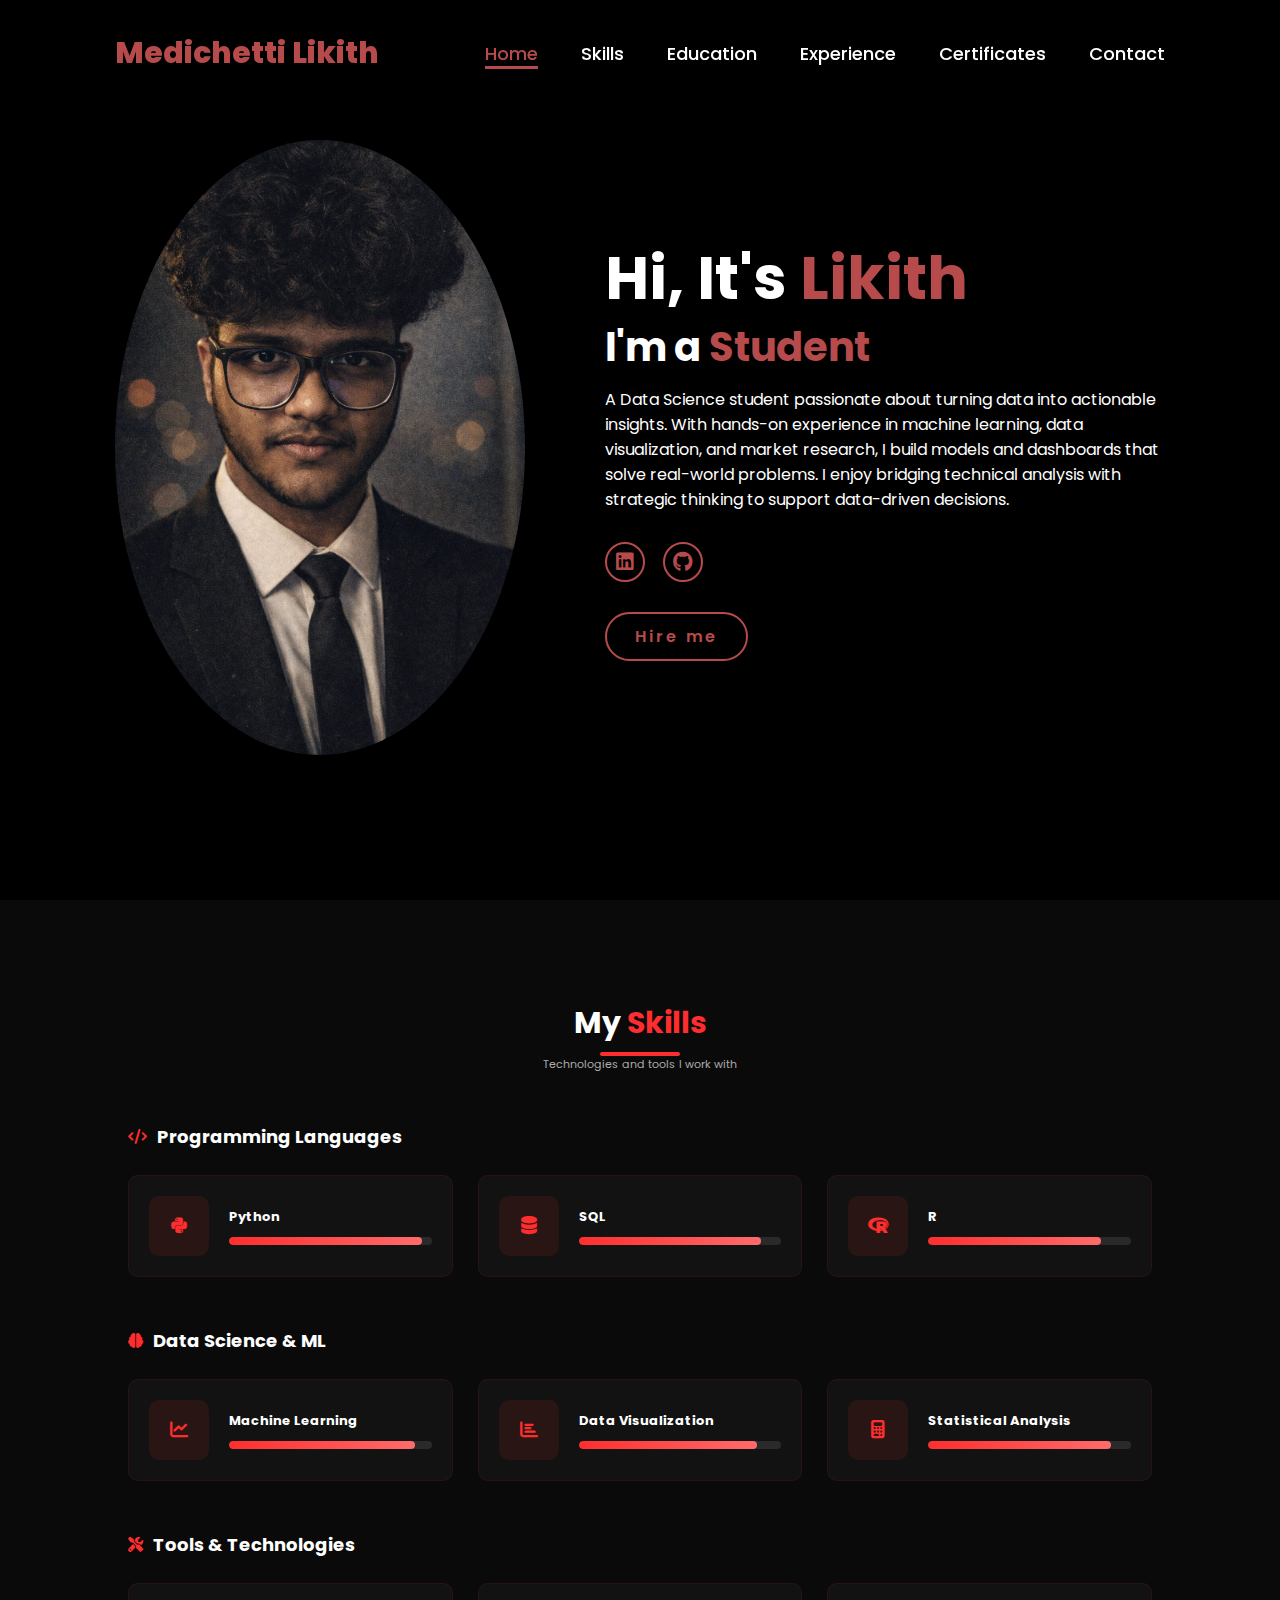
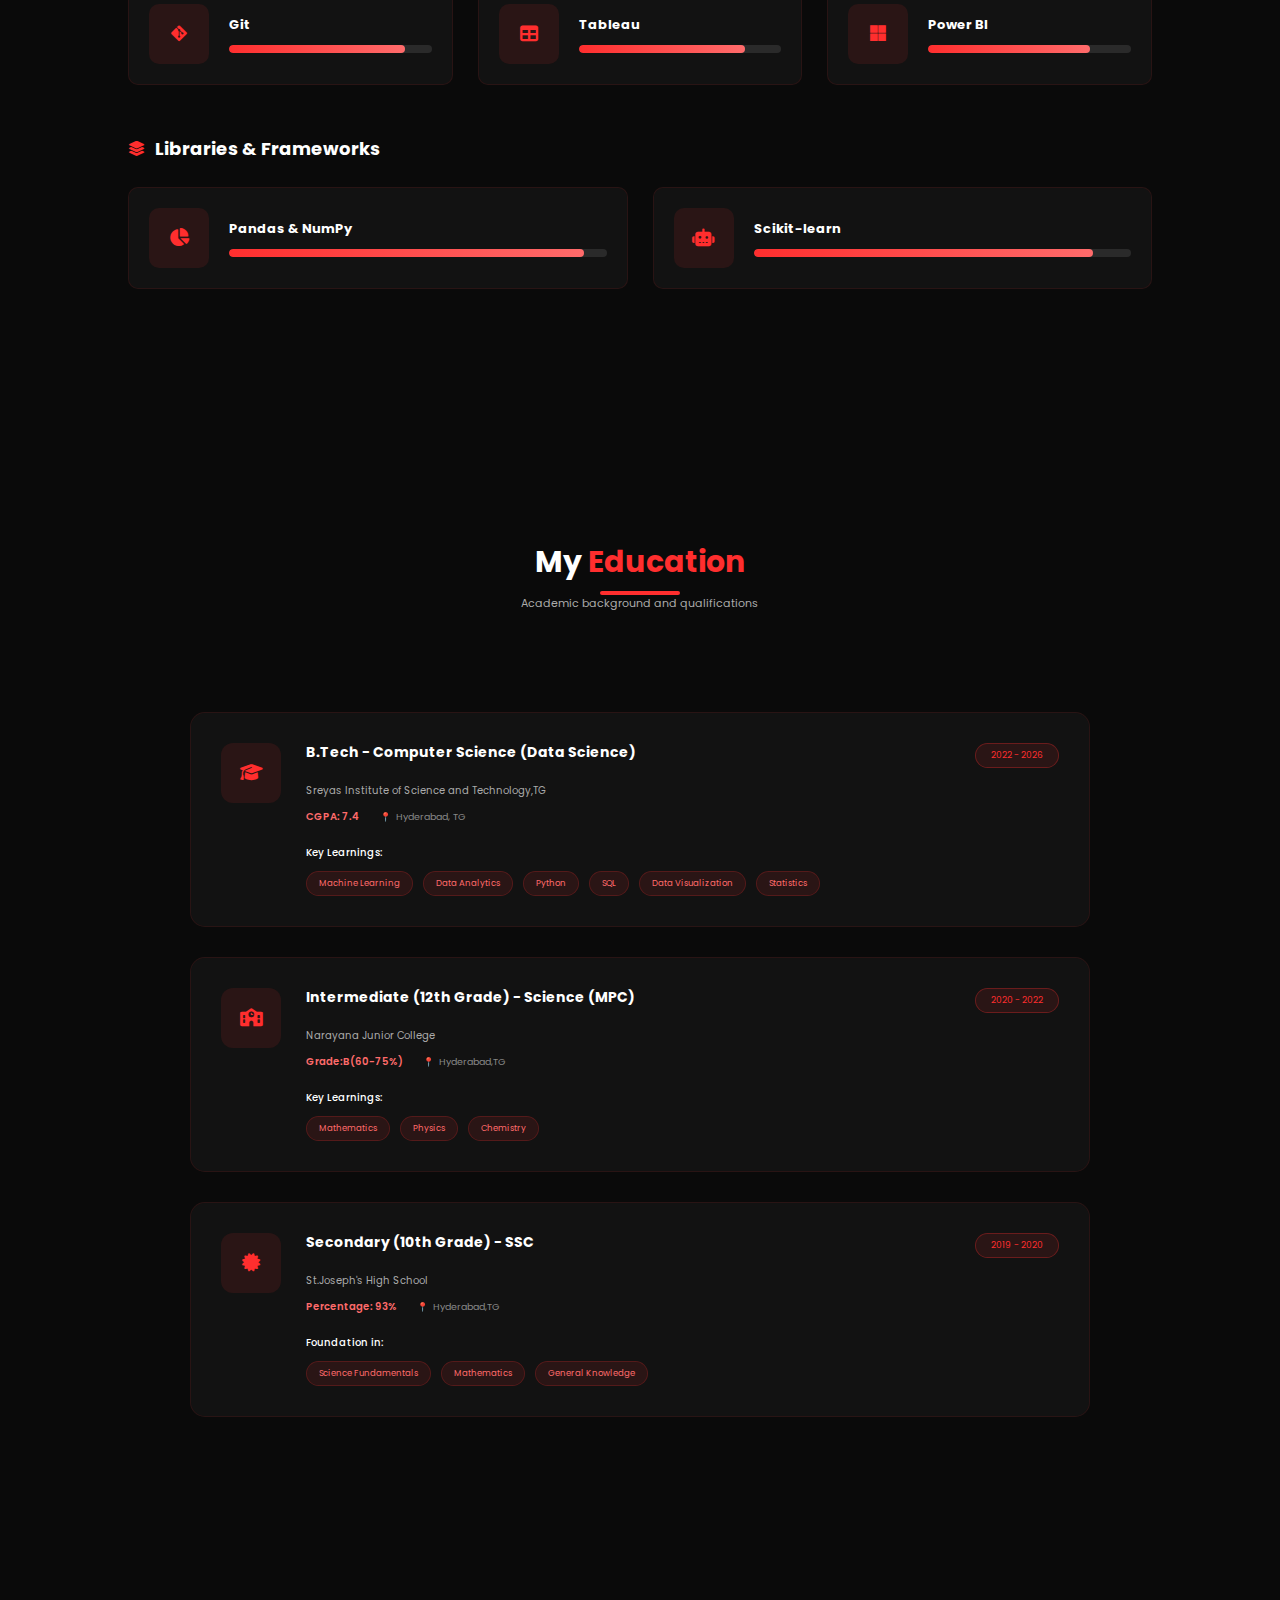
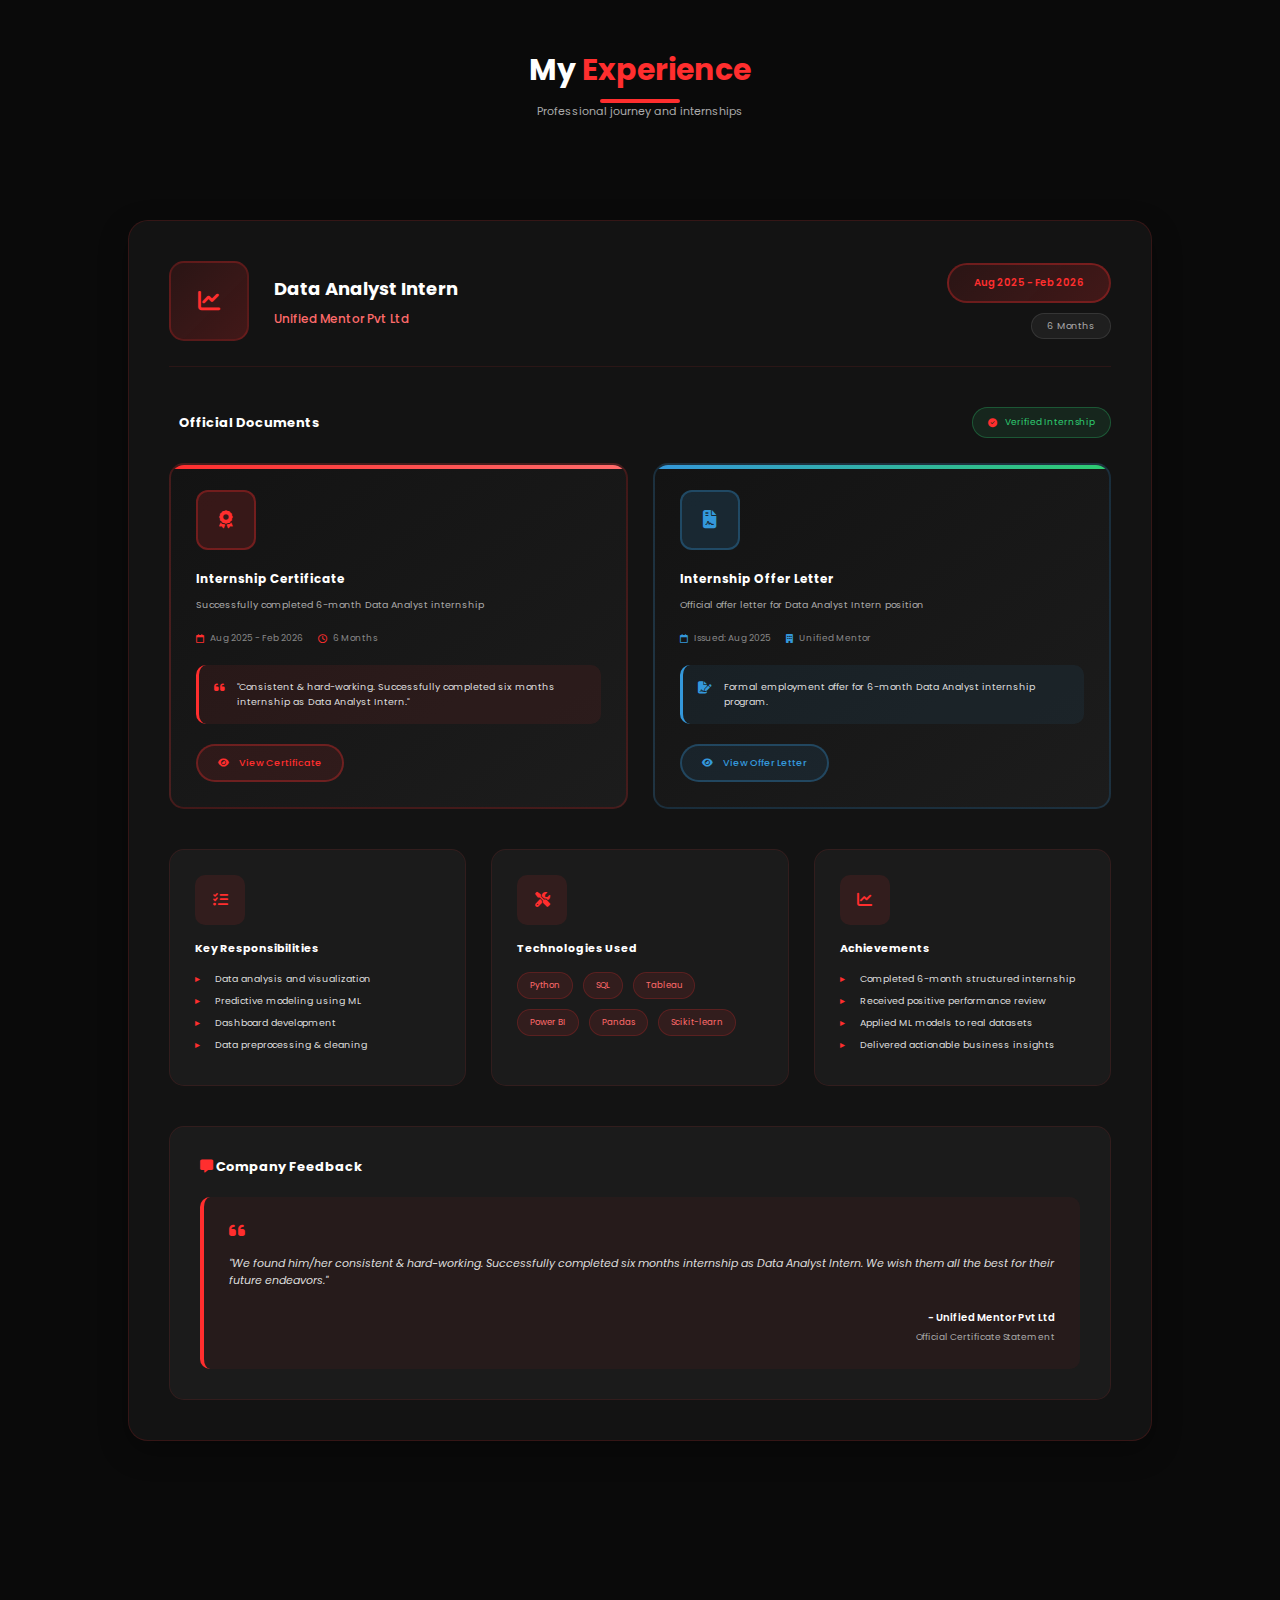
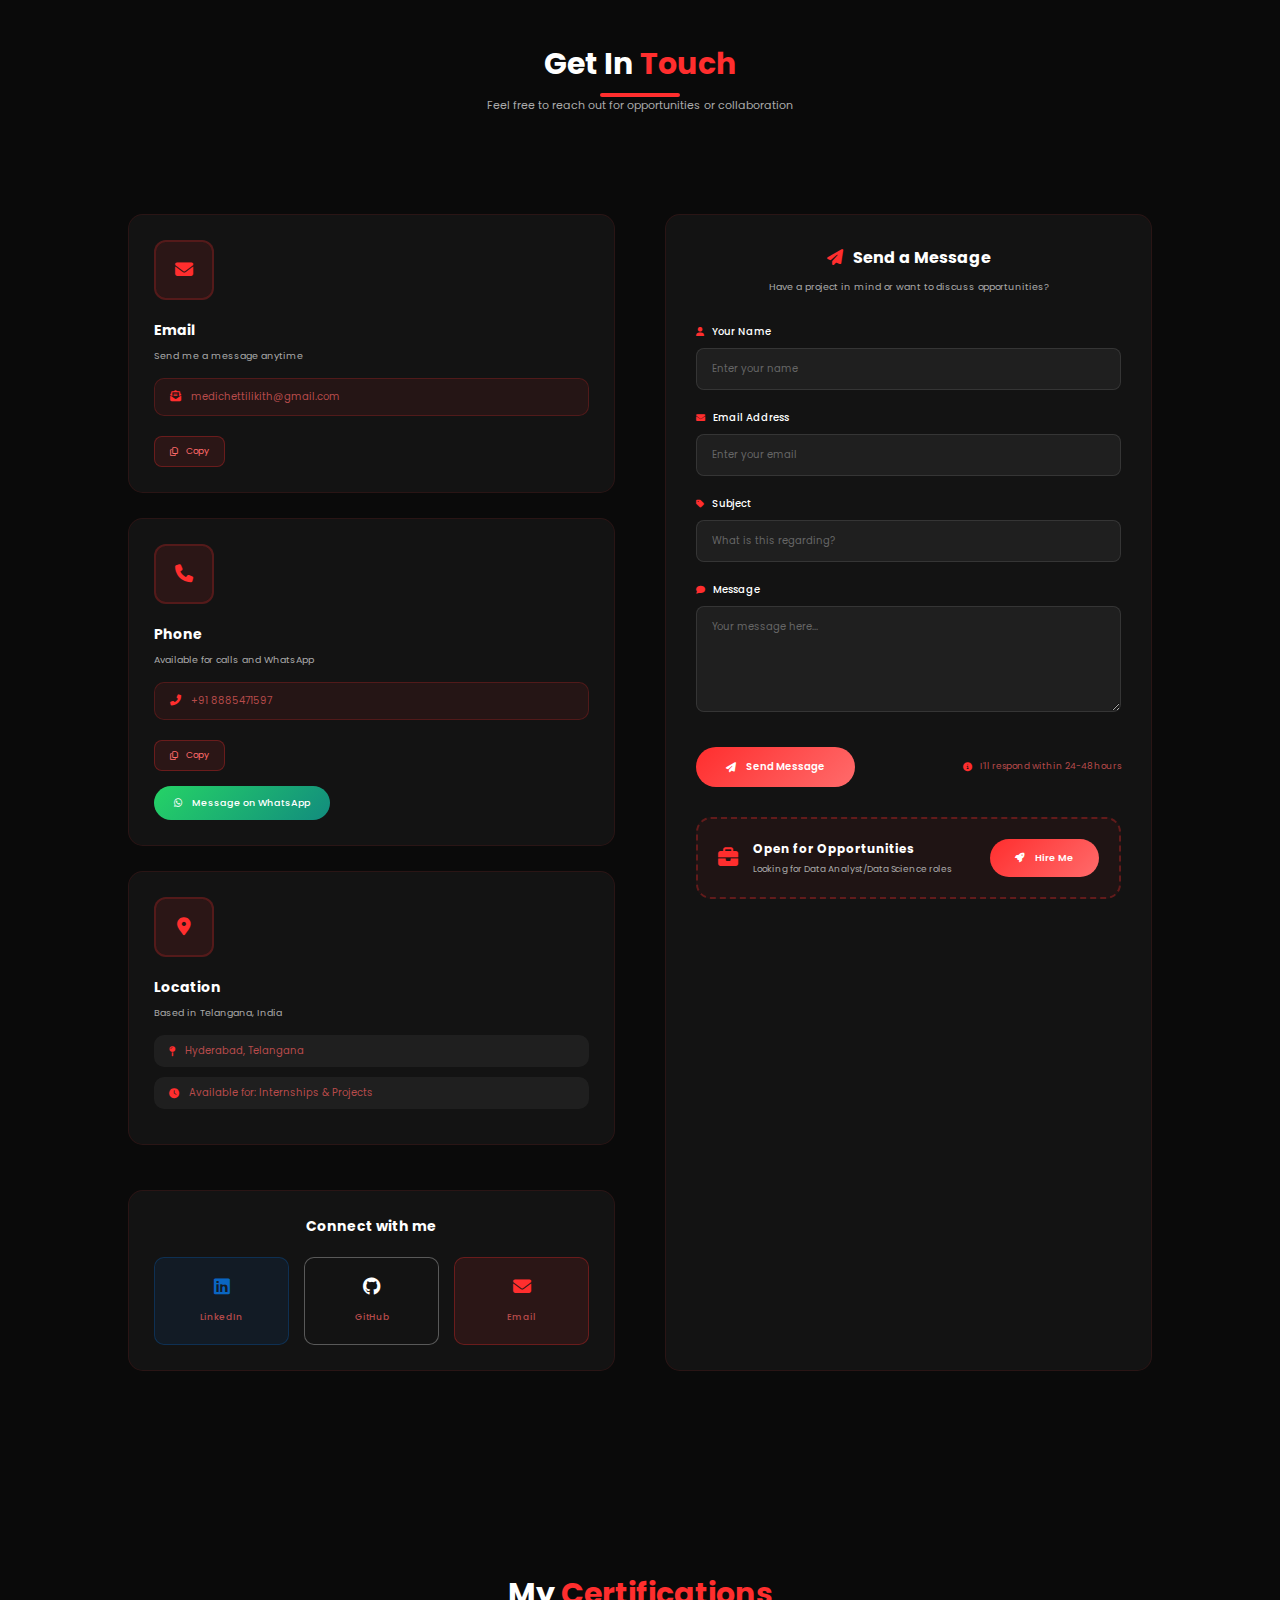
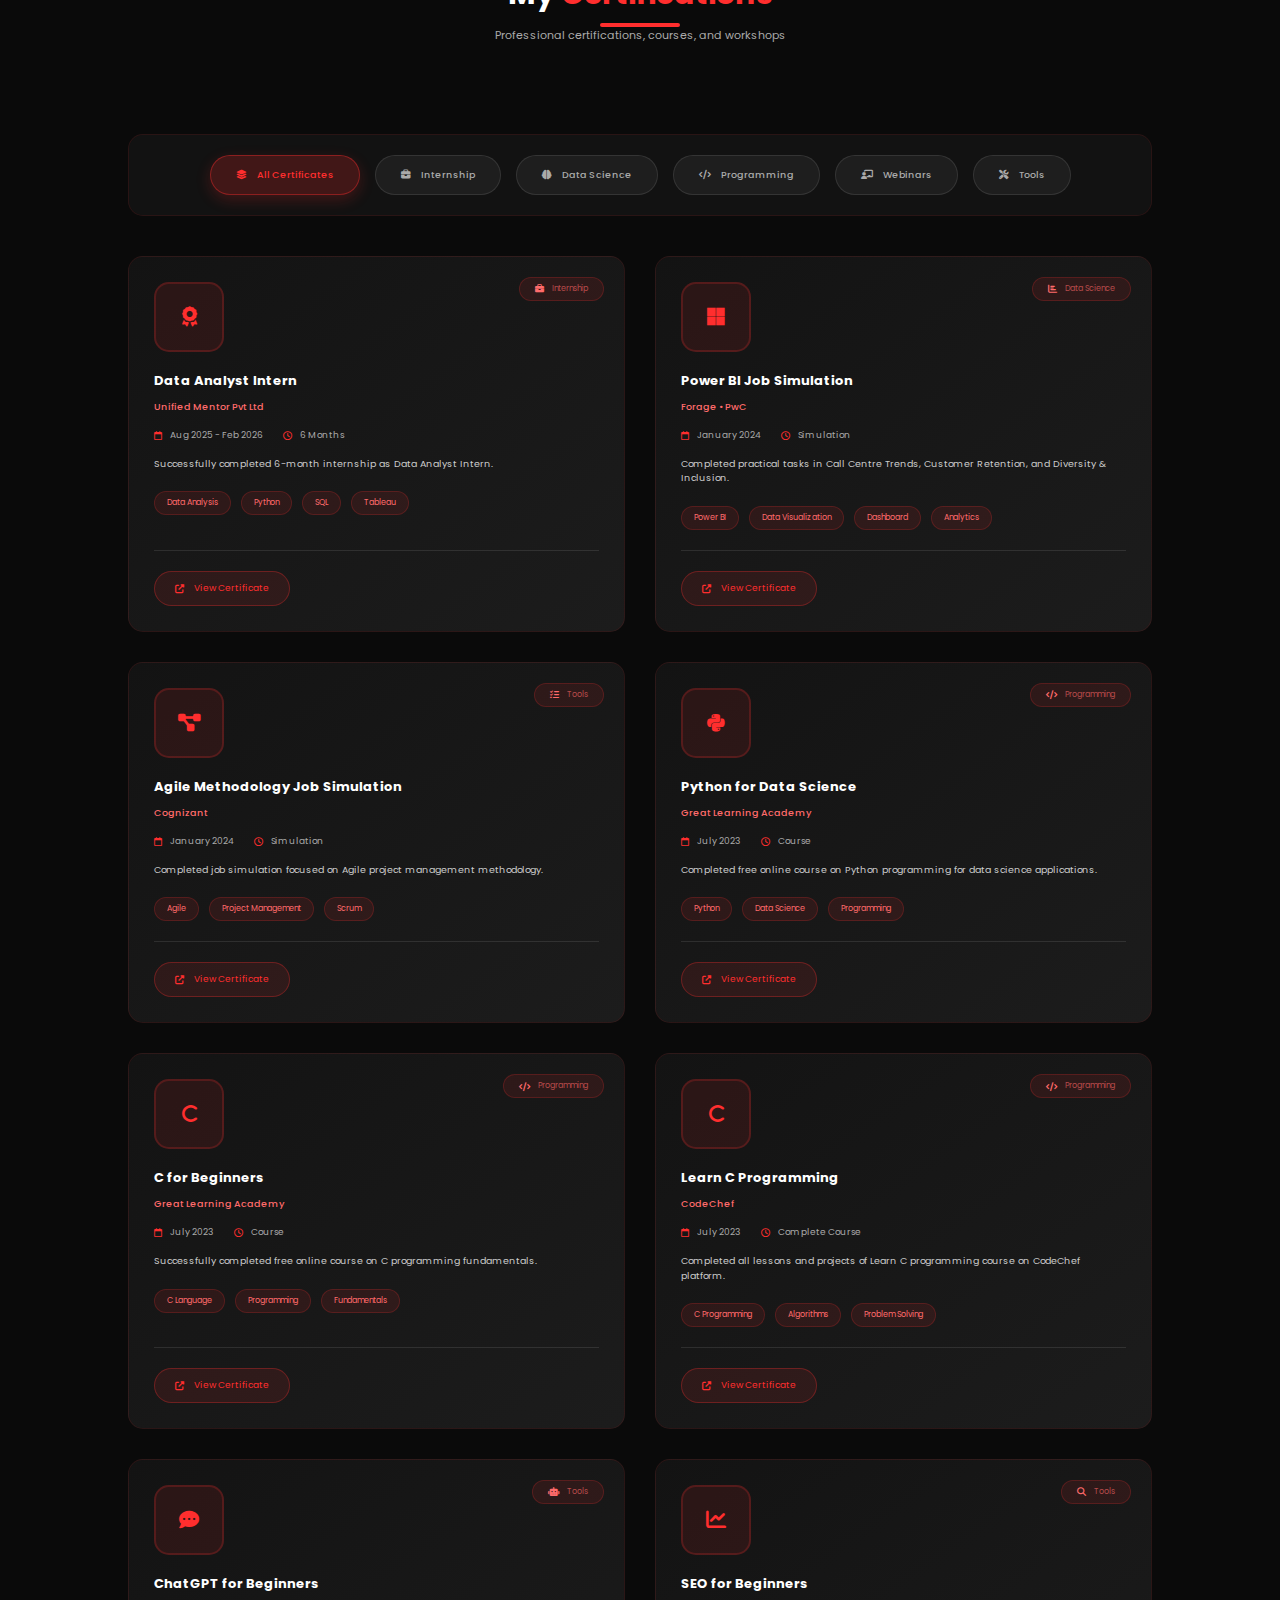
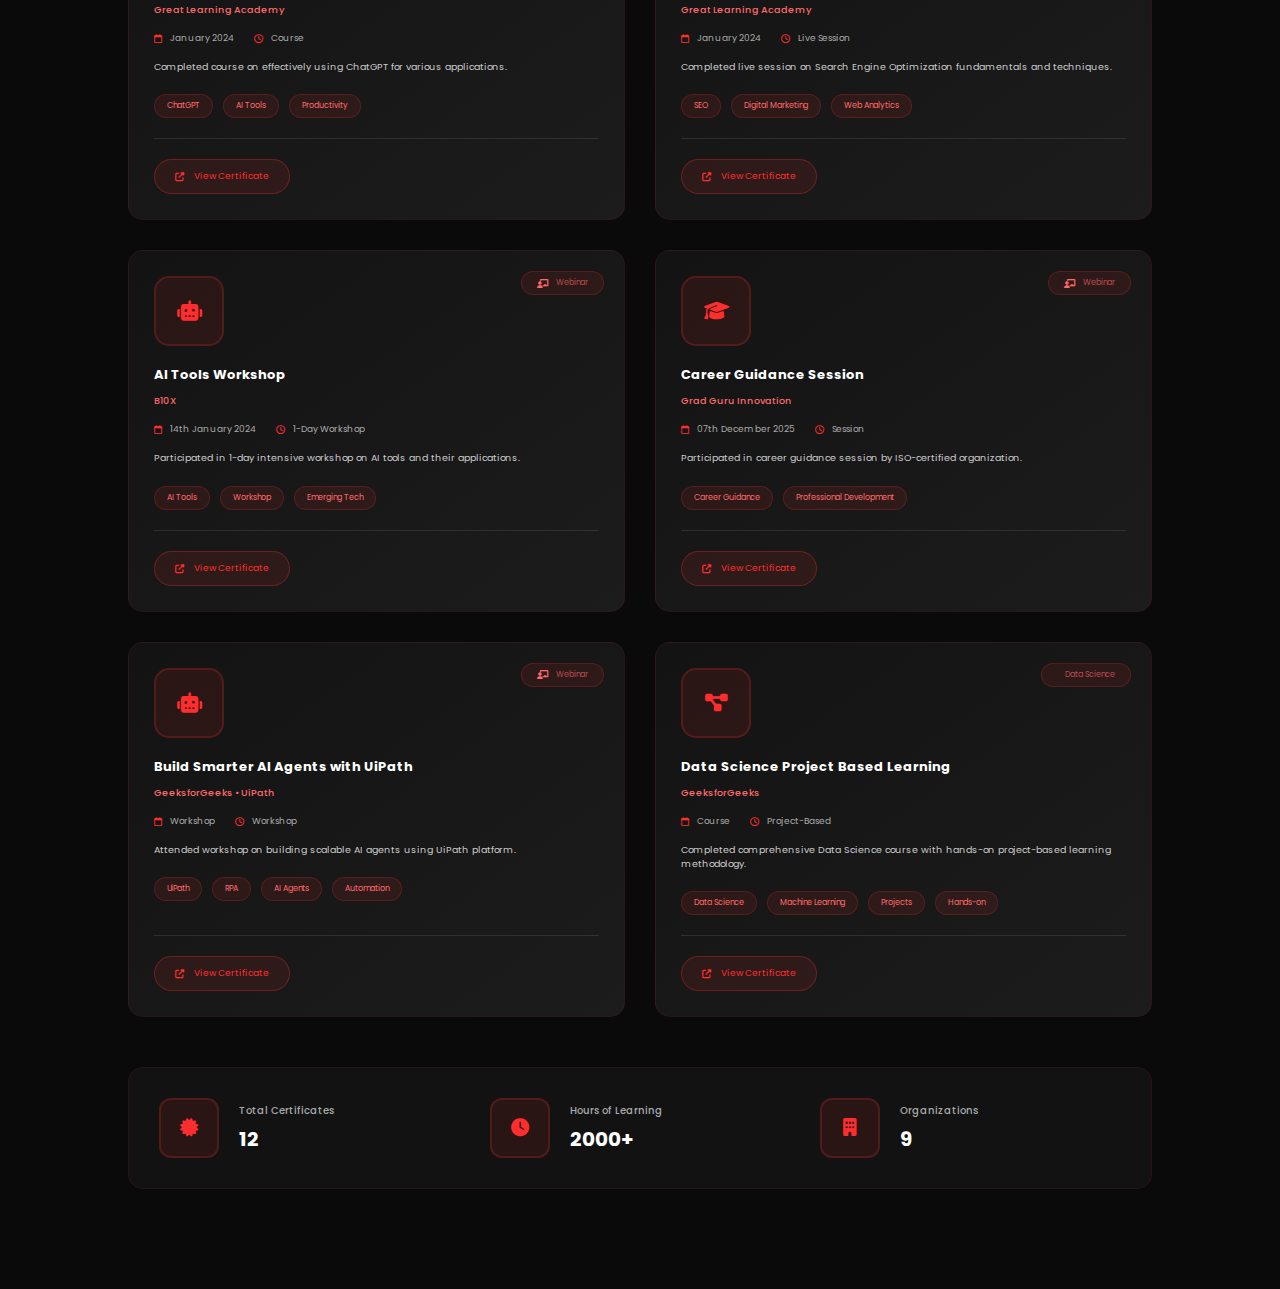
<file: index.html>
<!DOCTYPE html>
<html lang="en">
    
<head>
    <meta charset="UTF-8">
    <meta name="viewport" content="width=device-width, initial-scale=1.0">
    <link rel="stylesheet" href="https://cdnjs.cloudflare.com/ajax/libs/font-awesome/6.5.2/css/all.min.css">
    <link rel="stylesheet" href="style.css">
    <title>Portfolio Website</title>
</head>
<body>
    <header>
        <a href="#" class="logo">Medichetti Likith</a>

        <nav>
            <a href="#" class="active"> Home</a>
            <a href="#skills" >Skills</a>
            <a href="#education" >Education</a>
            <a href="#experience" >Experience</a>
            <a href="#certifications" >Certificates</a>
            <a href="#contact" >Contact</a>
            
        </nav>
    </header>
    <section class="home">
        <div class="home-img">
            <img src="WhatsApp Image 2026-02-05 at 5.44.53 PM.jpeg" alt="">
        </div>
        <div class="home-content">
            <h1>Hi, It's <span>Likith</span></h1>
            <h3 class="typing-text">I'm a <span></span></h3>
            <p>A Data Science student passionate about turning data into actionable insights. With hands-on experience in machine learning, data visualization, and market research, I build models and dashboards that solve real-world problems. I enjoy bridging technical analysis with strategic thinking to support data-driven decisions.</p>
            <div class="social-icons">
                <a href="https://www.linkedin.com/in/medichetti-likith/"><i class="fa-brands fa-linkedin"></i></a>
                <a href="https://github.com/MedichettiLikith"><i class="fa-brands fa-github"></i></a>
            </div>
            <a href="#" class="btn">Hire me</a>
        
        </div>
        
    </section>

    <!-- Skills Section -->
<section id="skills" class="skills">
    <h2 class="section-title">My <span>Skills</span></h2>
    <p class="section-subtitle">Technologies and tools I work with</p>
    
    <div class="skills-container">
        <!-- Programming Languages -->
        <div class="skill-category">
            <h3><i class="fas fa-code"></i> Programming Languages</h3>
            <div class="skills-grid">
                <div class="skill-item">
                    <div class="skill-icon">
                        <i class="fab fa-python"></i>
                    </div>
                    <div class="skill-info">
                        <h4>Python</h4>
                        <div class="skill-level">
                            <div class="level-bar" style="width: 95%;"></div>
                        </div>
                    </div>
                </div>
                <div class="skill-item">
                    <div class="skill-icon">
                        <i class="fas fa-database"></i>
                    </div>
                    <div class="skill-info">
                        <h4>SQL</h4>
                        <div class="skill-level">
                            <div class="level-bar" style="width: 90%;"></div>
                        </div>
                    </div>
                </div>
                <div class="skill-item">
                    <div class="skill-icon">
                        <i class="fab fa-r-project"></i>
                    </div>
                    <div class="skill-info">
                        <h4>R</h4>
                        <div class="skill-level">
                            <div class="level-bar" style="width: 85%;"></div>
                        </div>
                    </div>
                </div>
            </div>
        </div>
        
        <!-- Data Science & ML -->
        <div class="skill-category">
            <h3><i class="fas fa-brain"></i> Data Science & ML</h3>
            <div class="skills-grid">
                <div class="skill-item">
                    <div class="skill-icon">
                        <i class="fas fa-chart-line"></i>
                    </div>
                    <div class="skill-info">
                        <h4>Machine Learning</h4>
                        <div class="skill-level">
                            <div class="level-bar" style="width: 92%;"></div>
                        </div>
                    </div>
                </div>
                <div class="skill-item">
                    <div class="skill-icon">
                        <i class="fas fa-chart-bar"></i>
                    </div>
                    <div class="skill-info">
                        <h4>Data Visualization</h4>
                        <div class="skill-level">
                            <div class="level-bar" style="width: 88%;"></div>
                        </div>
                    </div>
                </div>
                <div class="skill-item">
                    <div class="skill-icon">
                        <i class="fas fa-calculator"></i>
                    </div>
                    <div class="skill-info">
                        <h4>Statistical Analysis</h4>
                        <div class="skill-level">
                            <div class="level-bar" style="width: 90%;"></div>
                        </div>
                    </div>
                </div>
            </div>
        </div>
        
        <!-- Tools & Technologies -->
        <div class="skill-category">
            <h3><i class="fas fa-tools"></i> Tools & Technologies</h3>
            <div class="skills-grid">
                <div class="skill-item">
                    <div class="skill-icon">
                        <i class="fab fa-git-alt"></i>
                    </div>
                    <div class="skill-info">
                        <h4>Git</h4>
                        <div class="skill-level">
                            <div class="level-bar" style="width: 87%;"></div>
                        </div>
                    </div>
                </div>
                <div class="skill-item">
                    <div class="skill-icon">
                        <i class="fas fa-table"></i>
                    </div>
                    <div class="skill-info">
                        <h4>Tableau</h4>
                        <div class="skill-level">
                            <div class="level-bar" style="width: 82%;"></div>
                        </div>
                    </div>
                </div>
                <div class="skill-item">
                    <div class="skill-icon">
                        <i class="fab fa-microsoft"></i>
                    </div>
                    <div class="skill-info">
                        <h4>Power BI</h4>
                        <div class="skill-level">
                            <div class="level-bar" style="width: 80%;"></div>
                        </div>
                    </div>
                </div>
            </div>
        </div>
        
        <!-- Libraries & Frameworks -->
        <div class="skill-category">
            <h3><i class="fas fa-layer-group"></i> Libraries & Frameworks</h3>
            <div class="skills-grid">
                <div class="skill-item">
                    <div class="skill-icon">
                        <i class="fas fa-chart-pie"></i>
                    </div>
                    <div class="skill-info">
                        <h4>Pandas & NumPy</h4>
                        <div class="skill-level">
                            <div class="level-bar" style="width: 94%;"></div>
                        </div>
                    </div>
                </div>
                <div class="skill-item">
                    <div class="skill-icon">
                        <i class="fas fa-robot"></i>
                    </div>
                    <div class="skill-info">
                        <h4>Scikit-learn</h4>
                        <div class="skill-level">
                            <div class="level-bar" style="width: 90%;"></div>
                        </div>
                    </div>
                </div>
                
                </div>
            </div>
        </div>
    </div>

</section>

<!-- Education Section -->
<section id="education" class="education">
    <h2 class="section-title">My <span>Education</span></h2>
    <p class="section-subtitle">Academic background and qualifications</p>
    
    <div class="education-container">
        <!-- B.Tech -->
        <div class="education-card">
            <div class="education-icon">
                <i class="fas fa-graduation-cap"></i>
            </div>
            <div class="education-content">
                <div class="education-header">
                    <h3>B.Tech - Computer Science (Data Science)</h3>
                    <span class="education-date">2022 - 2026</span>
                </div>
                <div class="education-info">
                    <p class="institution">Sreyas Institute of Science and Technology,TG</p>
                    <div class="education-stats">
                        <span class="percentage">CGPA: 7.4</span>
                        <span class="location">Hyderabad, TG</span>
                    </div>
                </div>
                <div class="skills-learned">
                    <h4>Key Learnings:</h4>
                    <div class="skill-tags">
                        <span>Machine Learning</span>
                        <span>Data Analytics</span>
                        <span>Python</span>
                        <span>SQL</span>
                        <span>Data Visualization</span>
                        <span>Statistics</span>
                    </div>
                </div>
            </div>
        </div>
        
        <!-- 12th Grade -->
        <div class="education-card">
            <div class="education-icon">
                <i class="fas fa-school"></i>
            </div>
            <div class="education-content">
                <div class="education-header">
                    <h3>Intermediate (12th Grade) - Science (MPC)</h3>
                    <span class="education-date">2020 - 2022</span>
                </div>
                <div class="education-info">
                    <p class="institution">Narayana Junior College</p>
                    <div class="education-stats">
                        <span class="percentage">Grade:B(60-75%)</span>
                        <span class="location">Hyderabad,TG</span>
                    </div>
                </div>
                <div class="skills-learned">
                    <h4>Key Learnings:</h4>
                    <div class="skill-tags">
                        <span>Mathematics</span>
                        <span>Physics</span>
                        <span>Chemistry</span>
                    </div>
                </div>
            </div>
        </div>
        
        <!-- 10th Grade -->
        <div class="education-card">
            <div class="education-icon">
                <i class="fas fa-certificate"></i>
            </div>
            <div class="education-content">
                <div class="education-header">
                    <h3>Secondary (10th Grade) - SSC</h3>
                    <span class="education-date">2019 - 2020</span>
                </div>
                <div class="education-info">
                    <p class="institution">St.Joseph's High School</p>
                    <div class="education-stats">
                        <span class="percentage">Percentage: 93%</span>
                        <span class="location">Hyderabad,TG</span>
                    </div>
                </div>
                <div class="skills-learned">
                    <h4>Foundation in:</h4>
                    <div class="skill-tags">
                        <span>Science Fundamentals</span>
                        <span>Mathematics</span>
                        <span>General Knowledge</span>
                    </div>
                </div>
            </div>
        </div>
    </div>
</section>
<!-- Experience Section -->
<section id="experience" class="experience">
    <h2 class="section-title">My <span>Experience</span></h2>
    <p class="section-subtitle">Professional journey and internships</p>
    
    <div class="experience-container">
        <!-- Internship Card -->
        <div class="experience-card">
            <div class="experience-header">
                <div class="company-logo">
                    <i class="fas fa-chart-line"></i>
                </div>
                <div class="experience-title">
                    <h3>Data Analyst Intern</h3>
                    <h4>Unified Mentor Pvt Ltd</h4>
                </div>
                <div class="experience-date">
                    <span class="date-badge">Aug 2025 - Feb 2026</span>
                    <span class="duration">6 Months</span>
                </div>
            </div>
            
            <div class="experience-content">
                <!-- Certificate and Offer Letter Section -->
                <div class="documents-section">
                    <div class="documents-header">
                        <h5><i class="fas fa-file-certificate"></i> Official Documents</h5>
                        <div class="documents-badges">
                            <span class="verified-badge">
                                <i class="fas fa-check-circle"></i> Verified Internship
                            </span>
                        </div>
                    </div>
                    
                    <div class="documents-grid">
                        <!-- Certificate Card -->
                        <div class="document-card certificate-card">
                            <div class="document-icon">
                                <i class="fas fa-award"></i>
                            </div>
                            <div class="document-content">
                                <h6>Internship Certificate</h6>
                                <p class="document-desc">Successfully completed 6-month Data Analyst internship</p>
                                <div class="document-info">
                                    <span class="info-item">
                                        <i class="far fa-calendar"></i>
                                        Aug 2025 - Feb 2026
                                    </span>
                                    <span class="info-item">
                                        <i class="far fa-clock"></i>
                                        6 Months
                                    </span>
                                </div>
                                <div class="document-highlight">
                                    <i class="fas fa-quote-left"></i>
                                    <p>"Consistent & hard-working. Successfully completed six months internship as Data Analyst Intern."</p>
                                </div>
                                <a href="Certificate.pdf" class="document-btn" target="_blank">
                                    <i class="fas fa-eye"></i> View Certificate
                                </a>
                            </div>
                        </div>
                        
                        <!-- Offer Letter Card -->
                        <div class="document-card offer-card">
                            <div class="document-icon">
                                <i class="fas fa-file-contract"></i>
                            </div>
                            <div class="document-content">
                                <h6>Internship Offer Letter</h6>
                                <p class="document-desc">Official offer letter for Data Analyst Intern position</p>
                                <div class="document-info">
                                    <span class="info-item">
                                        <i class="far fa-calendar"></i>
                                        Issued: Aug 2025
                                    </span>
                                    <span class="info-item">
                                        <i class="fas fa-building"></i>
                                        Unified Mentor
                                    </span>
                                </div>
                                <div class="document-highlight">
                                    <i class="fas fa-file-signature"></i>
                                    <p>Formal employment offer for 6-month Data Analyst internship program.</p>
                                </div>
                                <a href="offerletter.pdf" class="document-btn" target="_blank">
                                    <i class="fas fa-eye"></i> View Offer Letter
                                </a>
                            </div>
                        </div>
                    </div>
                </div>
                
                <!-- Internship Details -->
                <div class="internship-details">
                    <div class="details-grid">
                        <div class="detail-item">
                            <div class="detail-icon">
                                <i class="fas fa-tasks"></i>
                            </div>
                            <h6>Key Responsibilities</h6>
                            <ul>
                                <li>Data analysis and visualization</li>
                                <li>Predictive modeling using ML</li>
                                <li>Dashboard development</li>
                                <li>Data preprocessing & cleaning</li>
                            </ul>
                        </div>
                        
                        <div class="detail-item">
                            <div class="detail-icon">
                                <i class="fas fa-tools"></i>
                            </div>
                            <h6>Technologies Used</h6>
                            <div class="tech-stack">
                                <span>Python</span>
                                <span>SQL</span>
                                <span>Tableau</span>
                                <span>Power BI</span>
                                <span>Pandas</span>
                                <span>Scikit-learn</span>
                            </div>
                        </div>
                        
                        <div class="detail-item">
                            <div class="detail-icon">
                                <i class="fas fa-chart-line"></i>
                            </div>
                            <h6>Achievements</h6>
                            <ul>
                                <li>Completed 6-month structured internship</li>
                                <li>Received positive performance review</li>
                                <li>Applied ML models to real datasets</li>
                                <li>Delivered actionable business insights</li>
                            </ul>
                        </div>
                    </div>
                </div>
                
                <!-- Company Feedback -->
                <div class="company-feedback">
                    <div class="feedback-header">
                        <h5><i class="fas fa-comment-alt"></i> Company Feedback</h5>
                    </div>
                    <div class="feedback-content">
                        <div class="feedback-quote">
                            <i class="fas fa-quote-left"></i>
                            <p>"We found him/her consistent & hard-working. Successfully completed six months internship as Data Analyst Intern. We wish them all the best for their future endeavors."</p>
                            <div class="feedback-author">
                                <span class="author-name">- Unified Mentor Pvt Ltd</span>
                                <span class="author-role">Official Certificate Statement</span>
                            </div>
                        </div>
                    </div>
                </div>
            </div>
        </div>
    </div>
</section>
<!-- Contact Section -->
<section id="contact" class="contact">
    <h2 class="section-title">Get In <span>Touch</span></h2>
    <p class="section-subtitle">Feel free to reach out for opportunities or collaboration</p>
    
    <div class="contact-container">
        <!-- Contact Information -->
        <div class="contact-info">
            <div class="contact-card">
                <div class="contact-icon">
                    <i class="fas fa-envelope"></i>
                </div>
                <div class="contact-content">
                    <h3>Email</h3>
                    <p>Send me a message anytime</p>
                    <a href="mailto:medichettilikith@gmail.com" class="contact-link">
                        <i class="fas fa-envelope-open-text"></i>
                        <span>medichettilikith@gmail.com</span>
                    </a>
                    <button class="copy-btn" data-text="medichettilikith@gmail.com">
                        <i class="far fa-copy"></i> Copy
                    </button>
                </div>
            </div>
            
            <div class="contact-card">
                <div class="contact-icon">
                    <i class="fas fa-phone"></i>
                </div>
                <div class="contact-content">
                    <h3>Phone</h3>
                    <p>Available for calls and WhatsApp</p>
                    <a href="tel:+918885471597" class="contact-link">
                        <i class="fas fa-phone-alt"></i>
                        <span>+91 8885471597</span>
                    </a>
                    <button class="copy-btn" data-text="+918885471597">
                        <i class="far fa-copy"></i> Copy
                    </button>
                    <div class="whatsapp-link">
                        <a href="https://wa.me/918885471597" target="_blank" class="whatsapp-btn">
                            <i class="fab fa-whatsapp"></i> Message on WhatsApp
                        </a>
                    </div>
                </div>
            </div>
            
            <div class="contact-card">
                <div class="contact-icon">
                    <i class="fas fa-map-marker-alt"></i>
                </div>
                <div class="contact-content">
                    <h3>Location</h3>
                    <p>Based in Telangana, India</p>
                    <div class="location-info">
                        <i class="fas fa-map-pin"></i>
                        <span>Hyderabad, Telangana</span>
                    </div>
                    <div class="availability">
                        <i class="fas fa-clock"></i>
                        <span>Available for: Internships & Projects</span>
                    </div>
                </div>
            </div>
            
            <div class="social-contact">
                <h3>Connect with me</h3>
                <div class="social-links">
                    <a href="https://www.linkedin.com/in/medichetti-likith/" target="_blank" class="social-link linkedin">
                        <i class="fab fa-linkedin"></i>
                        <span>LinkedIn</span>
                    </a>
                    <a href="https://github.com/MedichettiLikith" target="_blank" class="social-link github">
                        <i class="fab fa-github"></i>
                        <span>GitHub</span>
                    </a>
                    <a href="mailto:medichettilikith@gmail.com" class="social-link email">
                        <i class="fas fa-envelope"></i>
                        <span>Email</span>
                    </a>
                </div>
            </div>
        </div>
        
        <!-- Contact Form -->
        <div class="contact-form-container">
            <div class="form-header">
                <h3><i class="fas fa-paper-plane"></i> Send a Message</h3>
                <p>Have a project in mind or want to discuss opportunities?</p>
            </div>
            
            <form class="contact-form" id="contactForm">
                <div class="form-group">
                    <label for="name">
                        <i class="fas fa-user"></i> Your Name
                    </label>
                    <input type="text" id="name" placeholder="Enter your name" required>
                </div>
                
                <div class="form-group">
                    <label for="email">
                        <i class="fas fa-envelope"></i> Email Address
                    </label>
                    <input type="email" id="medichettilikith@gmail.com" placeholder="Enter your email" required>
                </div>
                
                <div class="form-group">
                    <label for="subject">
                        <i class="fas fa-tag"></i> Subject
                    </label>
                    <input type="text" id="subject" placeholder="What is this regarding?">
                </div>
                
                <div class="form-group">
                    <label for="message">
                        <i class="fas fa-comment"></i> Message
                    </label>
                    <textarea id="message" rows="5" placeholder="Your message here..." required></textarea>
                </div>
                
                <div class="form-footer">
                    <button type="submit" class="submit-btn">
                        <i class="fas fa-paper-plane"></i> Send Message
                    </button>
                    <div class="form-note">
                        <i class="fas fa-info-circle"></i>
                        <span>I'll respond within 24-48 hours</span>
                    </div>
                </div>
            </form>
            
            <div class="contact-cta">
                <div class="cta-content">
                    <i class="fas fa-briefcase"></i>
                    <div>
                        <h4>Open for Opportunities</h4>
                        <p>Looking for Data Analyst/Data Science roles</p>
                    </div>
                </div>
                <a href="mailto:medichettilikith@gmail.com?subject=Job Opportunity" class="cta-btn">
                    <i class="fas fa-rocket"></i> Hire Me
                </a>
            </div>
        </div>
    </div>
</section>
<!-- Certifications Section -->
<section id="certifications" class="certifications">
    <h2 class="section-title">My <span>Certifications</span></h2>
    <p class="section-subtitle">Professional certifications, courses, and workshops</p>
    
    <div class="certifications-container">
        <!-- Filter Buttons -->
        <div class="filter-buttons">
            <button class="filter-btn active" data-filter="all">
                <i class="fas fa-layer-group"></i> All Certificates
            </button>
            <button class="filter-btn" data-filter="internship">
                <i class="fas fa-briefcase"></i> Internship
            </button>
            <button class="filter-btn" data-filter="data-science">
                <i class="fas fa-brain"></i> Data Science
            </button>
            <button class="filter-btn" data-filter="programming">
                <i class="fas fa-code"></i> Programming
            </button>
            <button class="filter-btn" data-filter="webinar">
                <i class="fas fa-chalkboard-teacher"></i> Webinars
            </button>
            <button class="filter-btn" data-filter="tools">
                <i class="fas fa-tools"></i> Tools
            </button>
        </div>
        
        <!-- Certifications Grid -->
        <div class="certifications-grid">
            <!-- Internship Certificate -->
            <div class="cert-card" data-category="internship">
                <div class="cert-badge">
                    <i class="fas fa-briefcase"></i>
                    <span>Internship</span>
                </div>
                <div class="cert-icon">
                    <i class="fas fa-award"></i>
                </div>
                <div class="cert-content">
                    <h3>Data Analyst Intern</h3>
                    <p class="cert-issuer">Unified Mentor Pvt Ltd</p>
                    <div class="cert-details">
                        <span class="cert-date">
                            <i class="far fa-calendar"></i> Aug 2025 - Feb 2026
                        </span>
                        <span class="cert-duration">
                            <i class="far fa-clock"></i> 6 Months
                        </span>
                    </div>
                    <p class="cert-desc">Successfully completed 6-month internship as Data Analyst Intern.</p>
                    <div class="cert-skills">
                        <span>Data Analysis</span>
                        <span>Python</span>
                        <span>SQL</span>
                        <span>Tableau</span>
                    </div>
                </div>
                <div class="cert-actions">
                    <a href="Certificate.pdf" class="view-cert" target="_blank">
                        <i class="fas fa-external-link-alt"></i> View Certificate
                    </a>
                </div>
            </div>

            <!-- Power BI Job Simulation -->
            <div class="cert-card" data-category="data-science">
                <div class="cert-badge">
                    <i class="fas fa-chart-bar"></i>
                    <span>Data Science</span>
                </div>
                <div class="cert-icon">
                    <i class="fab fa-microsoft"></i>
                </div>
                <div class="cert-content">
                    <h3>Power BI Job Simulation</h3>
                    <p class="cert-issuer">Forage • PwC</p>
                    <div class="cert-details">
                        <span class="cert-date">
                            <i class="far fa-calendar"></i> January 2024
                        </span>
                        <span class="cert-duration">
                            <i class="far fa-clock"></i> Simulation
                        </span>
                    </div>
                    <p class="cert-desc">Completed practical tasks in Call Centre Trends, Customer Retention, and Diversity & Inclusion.</p>
                    <div class="cert-skills">
                        <span>Power BI</span>
                        <span>Data Visualization</span>
                        <span>Dashboard</span>
                        <span>Analytics</span>
                    </div>
                </div>
                <div class="cert-actions">
                    <a href="pwcpbi.pdf" class="view-cert" target="_blank">
                        <i class="fas fa-external-link-alt"></i> View Certificate
                    </a>
                </div>
            </div>

            <!-- Agile Methodology Job Simulation -->
            <div class="cert-card" data-category="tools">
                <div class="cert-badge">
                    <i class="fas fa-tasks"></i>
                    <span>Tools</span>
                </div>
                <div class="cert-icon">
                    <i class="fas fa-project-diagram"></i>
                </div>
                <div class="cert-content">
                    <h3>Agile Methodology Job Simulation</h3>
                    <p class="cert-issuer">Cognizant</p>
                    <div class="cert-details">
                        <span class="cert-date">
                            <i class="far fa-calendar"></i> January 2024
                        </span>
                        <span class="cert-duration">
                            <i class="far fa-clock"></i> Simulation
                        </span>
                    </div>
                    <p class="cert-desc">Completed job simulation focused on Agile project management methodology.</p>
                    <div class="cert-skills">
                        <span>Agile</span>
                        <span>Project Management</span>
                        <span>Scrum</span>
                    </div>
                </div>
                <div class="cert-actions">
                    <a href="cognizant agile.pdf" class="view-cert" target="_blank">
                        <i class="fas fa-external-link-alt"></i> View Certificate
                    </a>
                </div>
            </div>

            <!-- Python for Data Science -->
            <div class="cert-card" data-category="programming">
                <div class="cert-badge">
                    <i class="fas fa-code"></i>
                    <span>Programming</span>
                </div>
                <div class="cert-icon">
                    <i class="fab fa-python"></i>
                </div>
                <div class="cert-content">
                    <h3>Python for Data Science</h3>
                    <p class="cert-issuer">Great Learning Academy</p>
                    <div class="cert-details">
                        <span class="cert-date">
                            <i class="far fa-calendar"></i> July 2023
                        </span>
                        <span class="cert-duration">
                            <i class="far fa-clock"></i> Course
                        </span>
                    </div>
                    <p class="cert-desc">Completed free online course on Python programming for data science applications.</p>
                    <div class="cert-skills">
                        <span>Python</span>
                        <span>Data Science</span>
                        <span>Programming</span>
                    </div>
                </div>
                <div class="cert-actions">
                    <a href="Pythong8.pdf" class="view-cert" target="_blank">
                        <i class="fas fa-external-link-alt"></i> View Certificate
                    </a>
                </div>
            </div>

            <!-- C for Beginners -->
            <div class="cert-card" data-category="programming">
                <div class="cert-badge">
                    <i class="fas fa-code"></i>
                    <span>Programming</span>
                </div>
                <div class="cert-icon">
                    <i class="fas fa-c"></i>
                </div>
                <div class="cert-content">
                    <h3>C for Beginners</h3>
                    <p class="cert-issuer">Great Learning Academy</p>
                    <div class="cert-details">
                        <span class="cert-date">
                            <i class="far fa-calendar"></i> July 2023
                        </span>
                        <span class="cert-duration">
                            <i class="far fa-clock"></i> Course
                        </span>
                    </div>
                    <p class="cert-desc">Successfully completed free online course on C programming fundamentals.</p>
                    <div class="cert-skills">
                        <span>C Language</span>
                        <span>Programming</span>
                        <span>Fundamentals</span>
                    </div>
                </div>
                <div class="cert-actions">
                    <a href="Cg8.pdf" class="view-cert" target="_blank">
                        <i class="fas fa-external-link-alt"></i> View Certificate
                    </a>
                </div>
            </div>

            <!-- Learn C by CodeChef -->
            <div class="cert-card" data-category="programming">
                <div class="cert-badge">
                    <i class="fas fa-code"></i>
                    <span>Programming</span>
                </div>
                <div class="cert-icon">
                    <i class="fas fa-c"></i>
                </div>
                <div class="cert-content">
                    <h3>Learn C Programming</h3>
                    <p class="cert-issuer">CodeChef</p>
                    <div class="cert-details">
                        <span class="cert-date">
                            <i class="far fa-calendar"></i> July 2023
                        </span>
                        <span class="cert-duration">
                            <i class="far fa-clock"></i> Complete Course
                        </span>
                    </div>
                    <p class="cert-desc">Completed all lessons and projects of Learn C programming course on CodeChef platform.</p>
                    <div class="cert-skills">
                        <span>C Programming</span>
                        <span>Algorithms</span>
                        <span>Problem Solving</span>
                    </div>
                </div>
                <div class="cert-actions">
                    <a href="CCodechef.pdf" class="view-cert" target="_blank">
                        <i class="fas fa-external-link-alt"></i> View Certificate
                    </a>
                </div>
            </div>

            <!-- ChatGPT for Beginners -->
            <div class="cert-card" data-category="tools">
                <div class="cert-badge">
                    <i class="fas fa-robot"></i>
                    <span>Tools</span>
                </div>
                <div class="cert-icon">
                    <i class="fas fa-comment-dots"></i>
                </div>
                <div class="cert-content">
                    <h3>ChatGPT for Beginners</h3>
                    <p class="cert-issuer">Great Learning Academy</p>
                    <div class="cert-details">
                        <span class="cert-date">
                            <i class="far fa-calendar"></i> January 2024
                        </span>
                        <span class="cert-duration">
                            <i class="far fa-clock"></i> Course
                        </span>
                    </div>
                    <p class="cert-desc">Completed course on effectively using ChatGPT for various applications.</p>
                    <div class="cert-skills">
                        <span>ChatGPT</span>
                        <span>AI Tools</span>
                        <span>Productivity</span>
                    </div>
                </div>
                <div class="cert-actions">
                    <a href="chatgptg8.pdf" class="view-cert" target="_blank">
                        <i class="fas fa-external-link-alt"></i> View Certificate
                    </a>
                </div>
            </div>

            <!-- SEO for Beginners -->
            <div class="cert-card" data-category="tools">
                <div class="cert-badge">
                    <i class="fas fa-search"></i>
                    <span>Tools</span>
                </div>
                <div class="cert-icon">
                    <i class="fas fa-chart-line"></i>
                </div>
                <div class="cert-content">
                    <h3>SEO for Beginners</h3>
                    <p class="cert-issuer">Great Learning Academy</p>
                    <div class="cert-details">
                        <span class="cert-date">
                            <i class="far fa-calendar"></i> January 2024
                        </span>
                        <span class="cert-duration">
                            <i class="far fa-clock"></i> Live Session
                        </span>
                    </div>
                    <p class="cert-desc">Completed live session on Search Engine Optimization fundamentals and techniques.</p>
                    <div class="cert-skills">
                        <span>SEO</span>
                        <span>Digital Marketing</span>
                        <span>Web Analytics</span>
                    </div>
                </div>
                <div class="cert-actions">
                    <a href="seog8.pdf" class="view-cert" target="_blank">
                        <i class="fas fa-external-link-alt"></i> View Certificate
                    </a>
                </div>
            </div>

            <!-- AI Tools Workshop -->
            <div class="cert-card" data-category="webinar">
                <div class="cert-badge">
                    <i class="fas fa-chalkboard-teacher"></i>
                    <span>Webinar</span>
                </div>
                <div class="cert-icon">
                    <i class="fas fa-robot"></i>
                </div>
                <div class="cert-content">
                    <h3>AI Tools Workshop</h3>
                    <p class="cert-issuer">B10X</p>
                    <div class="cert-details">
                        <span class="cert-date">
                            <i class="far fa-calendar"></i> 14th January 2024
                        </span>
                        <span class="cert-duration">
                            <i class="far fa-clock"></i> 1-Day Workshop
                        </span>
                    </div>
                    <p class="cert-desc">Participated in 1-day intensive workshop on AI tools and their applications.</p>
                    <div class="cert-skills">
                        <span>AI Tools</span>
                        <span>Workshop</span>
                        <span>Emerging Tech</span>
                    </div>
                </div>
                <div class="cert-actions">
                    <a href="b10x ai.pdf" class="view-cert" target="_blank">
                        <i class="fas fa-external-link-alt"></i> View Certificate
                    </a>
                </div>
            </div>

            <!-- Career Guidance Session -->
            <div class="cert-card" data-category="webinar">
                <div class="cert-badge">
                    <i class="fas fa-chalkboard-teacher"></i>
                    <span>Webinar</span>
                </div>
                <div class="cert-icon">
                    <i class="fas fa-graduation-cap"></i>
                </div>
                <div class="cert-content">
                    <h3>Career Guidance Session</h3>
                    <p class="cert-issuer">Grad Guru Innovation</p>
                    <div class="cert-details">
                        <span class="cert-date">
                            <i class="far fa-calendar"></i> 07th December 2025
                        </span>
                        <span class="cert-duration">
                            <i class="far fa-clock"></i> Session
                        </span>
                    </div>
                    <p class="cert-desc">Participated in career guidance session by ISO-certified organization.</p>
                    <div class="cert-skills">
                        <span>Career Guidance</span>
                        <span>Professional Development</span>
                    </div>
                </div>
                <div class="cert-actions">
                    <a href="Medichetti_Likith_certificate.pdf" class="view-cert" target="_blank">
                        <i class="fas fa-external-link-alt"></i> View Certificate
                    </a>
                </div>
            </div>

            <!-- UiPath AI Agents Workshop -->
            <div class="cert-card" data-category="webinar">
                <div class="cert-badge">
                    <i class="fas fa-chalkboard-teacher"></i>
                    <span>Webinar</span>
                </div>
                <div class="cert-icon">
                    <i class="fas fa-robot"></i>
                </div>
                <div class="cert-content">
                    <h3>Build Smarter AI Agents with UiPath</h3>
                    <p class="cert-issuer">GeeksforGeeks • UiPath</p>
                    <div class="cert-details">
                        <span class="cert-date">
                            <i class="far fa-calendar"></i> Workshop
                        </span>
                        <span class="cert-duration">
                            <i class="far fa-clock"></i> Workshop
                        </span>
                    </div>
                    <p class="cert-desc">Attended workshop on building scalable AI agents using UiPath platform.</p>
                    <div class="cert-skills">
                        <span>UiPath</span>
                        <span>RPA</span>
                        <span>AI Agents</span>
                        <span>Automation</span>
                    </div>
                </div>
                <div class="cert-actions">
                    <a href="image.png" class="view-cert" target="_blank">
                        <i class="fas fa-external-link-alt"></i> View Certificate
                    </a>
                </div>
            </div>
        
            <!-- Data Science Project Based Learning - GeeksforGeeks -->
            <div class="cert-card" data-category="data-science">
                <div class="cert-badge">
                    <i class="fa-chalkboard-teacher"></i>
                    <span>Data Science</span>
                </div>
                <div class="cert-icon">
                    <i class="fas fa-project-diagram"></i>
                </div>
                <div class="cert-content">
                    <h3>Data Science Project Based Learning</h3>
                    <p class="cert-issuer">GeeksforGeeks</p>
                    <div class="cert-details">
                        <span class="cert-date">
                            <i class="far fa-calendar"></i> Course
                        </span>
                        <span class="cert-duration">
                            <i class="far fa-clock"></i> Project-Based
                        </span>
                    </div>
                    <p class="cert-desc">Completed comprehensive Data Science course with hands-on project-based learning methodology.</p>
                    <div class="cert-skills">
                        <span>Data Science</span>
                        <span>Machine Learning</span>
                        <span>Projects</span>
                        <span>Hands-on</span>
                    </div>
                </div>
                <div class="cert-actions">
                    <a href="76cf87553cdbfc24c36a4b926ecd4b58.pdf" class="view-cert" target="_blank">
                        <i class="fas fa-external-link-alt"></i> View Certificate
                    </a>
                </div>
            </div>
        </div>
        <!-- Certificate Counter -->
        <div class="cert-counter">
            <div class="counter-item">
                <i class="fas fa-certificate"></i>
                <div>
                    <h3>Total Certificates</h3>
                    <p class="count" data-count="12">12</p>
                </div>
            </div>
            <div class="counter-item">
                <i class="fas fa-clock"></i>
                <div>
                    <h3>Hours of Learning</h3>
                    <p class="count" data-count="2000">2000+</p>
                </div>
            </div>
            <div class="counter-item">
                <i class="fas fa-building"></i>
                <div>
                    <h3>Organizations</h3>
                    <p class="count" data-count="9">9</p>
                </div>
            </div>
        </div>
    </div>
</section>
</body>
</html>
</file>
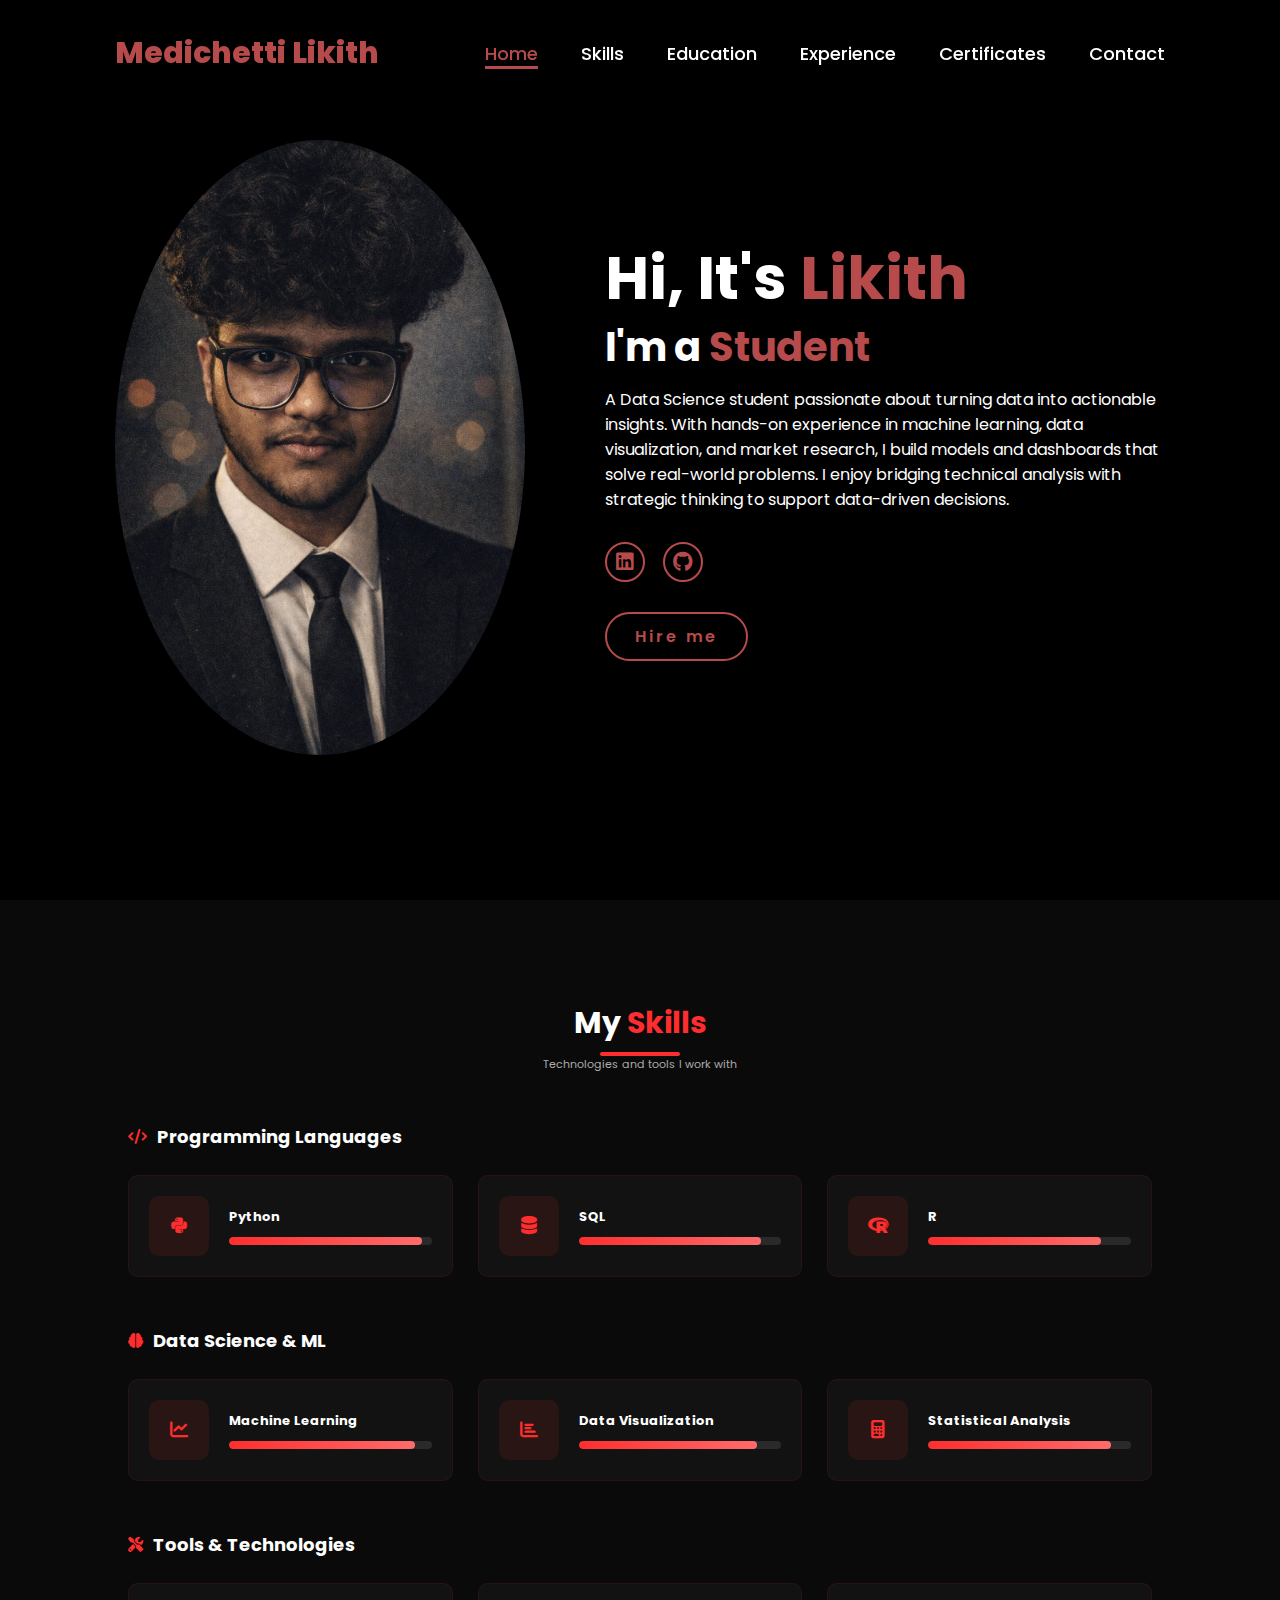
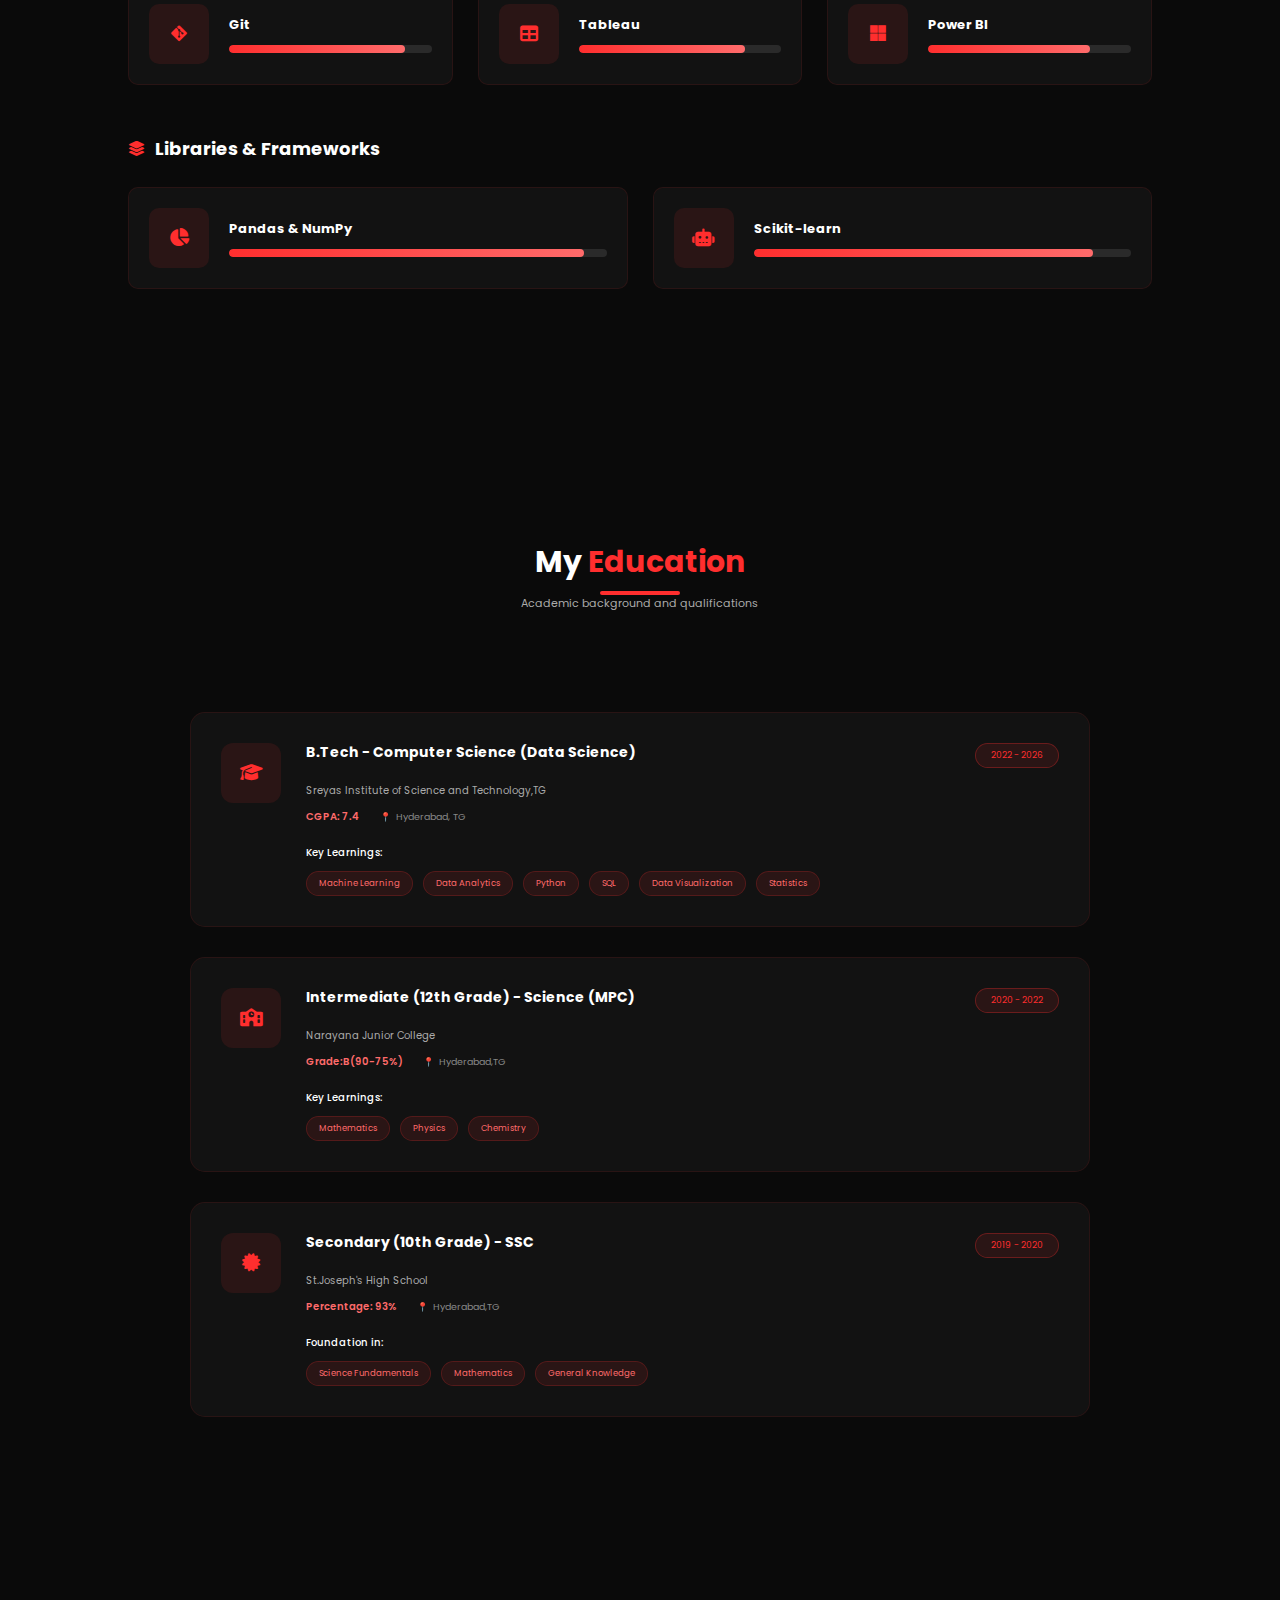
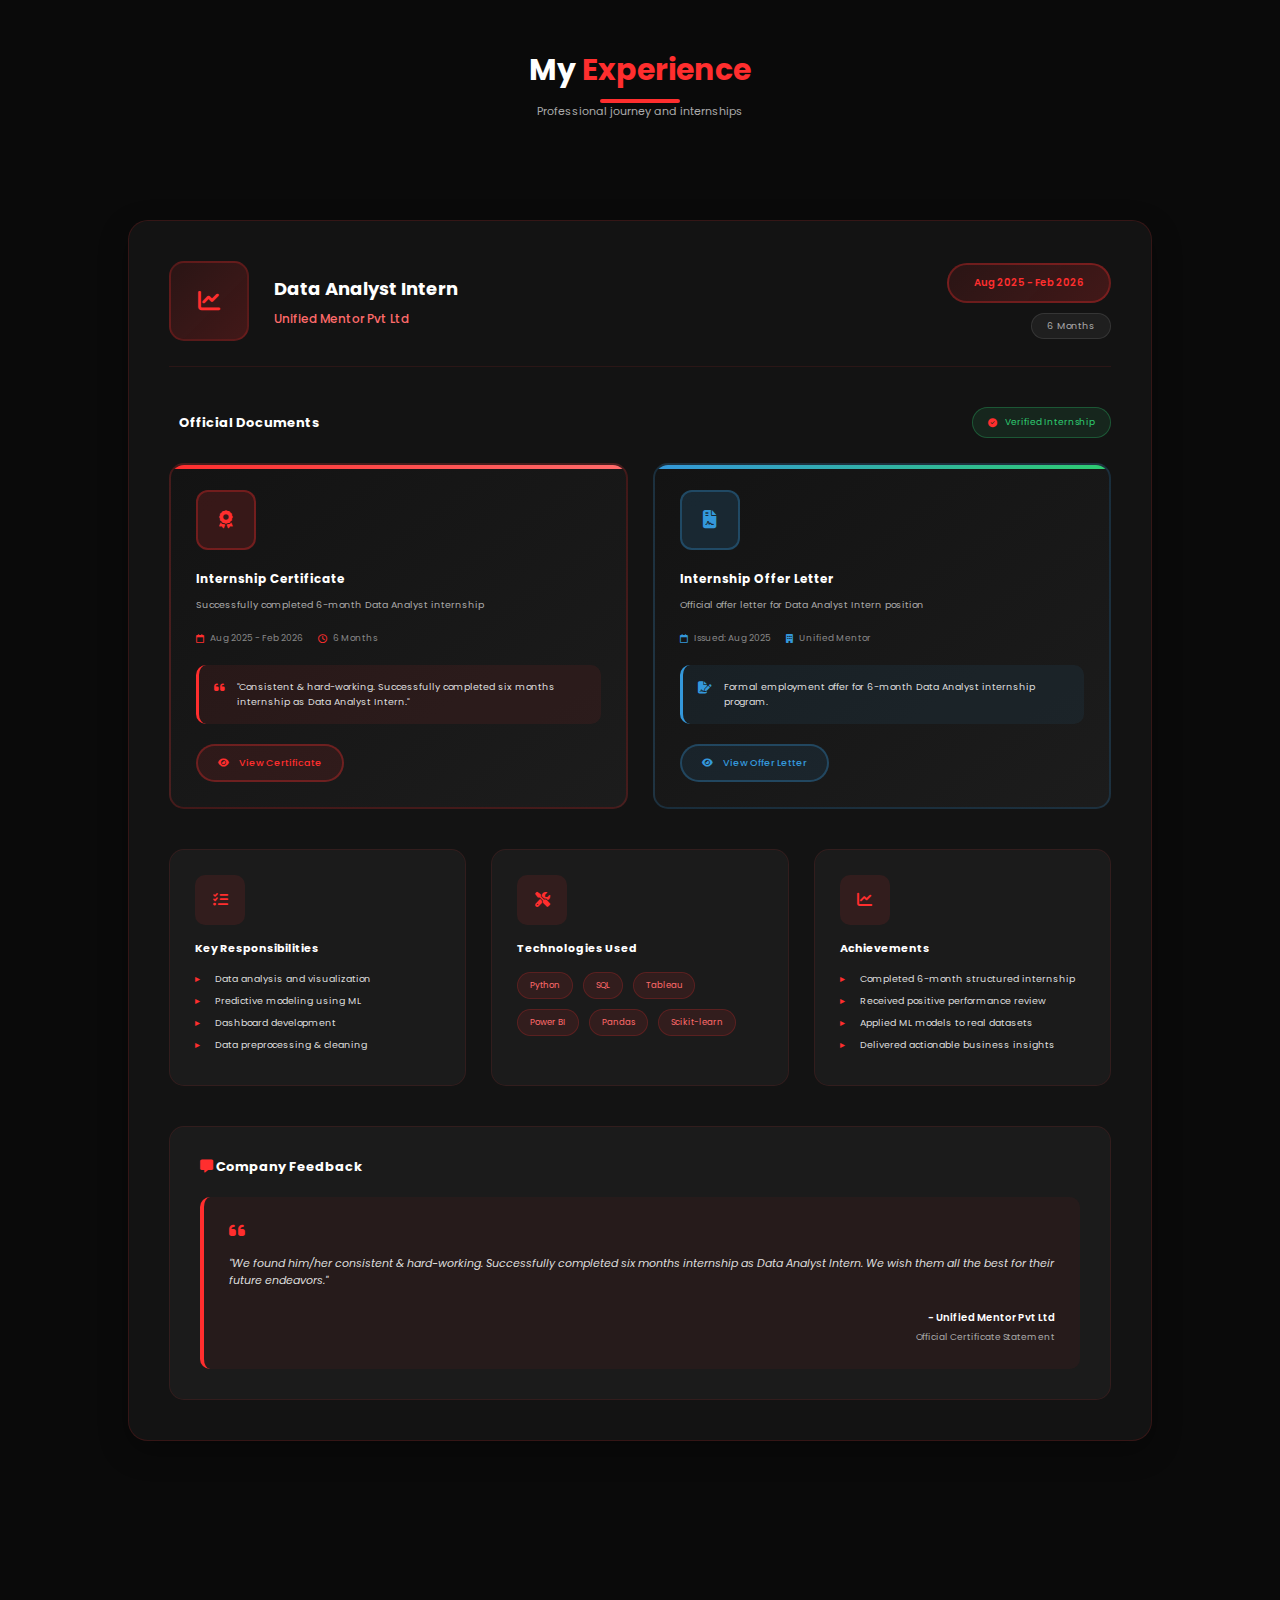
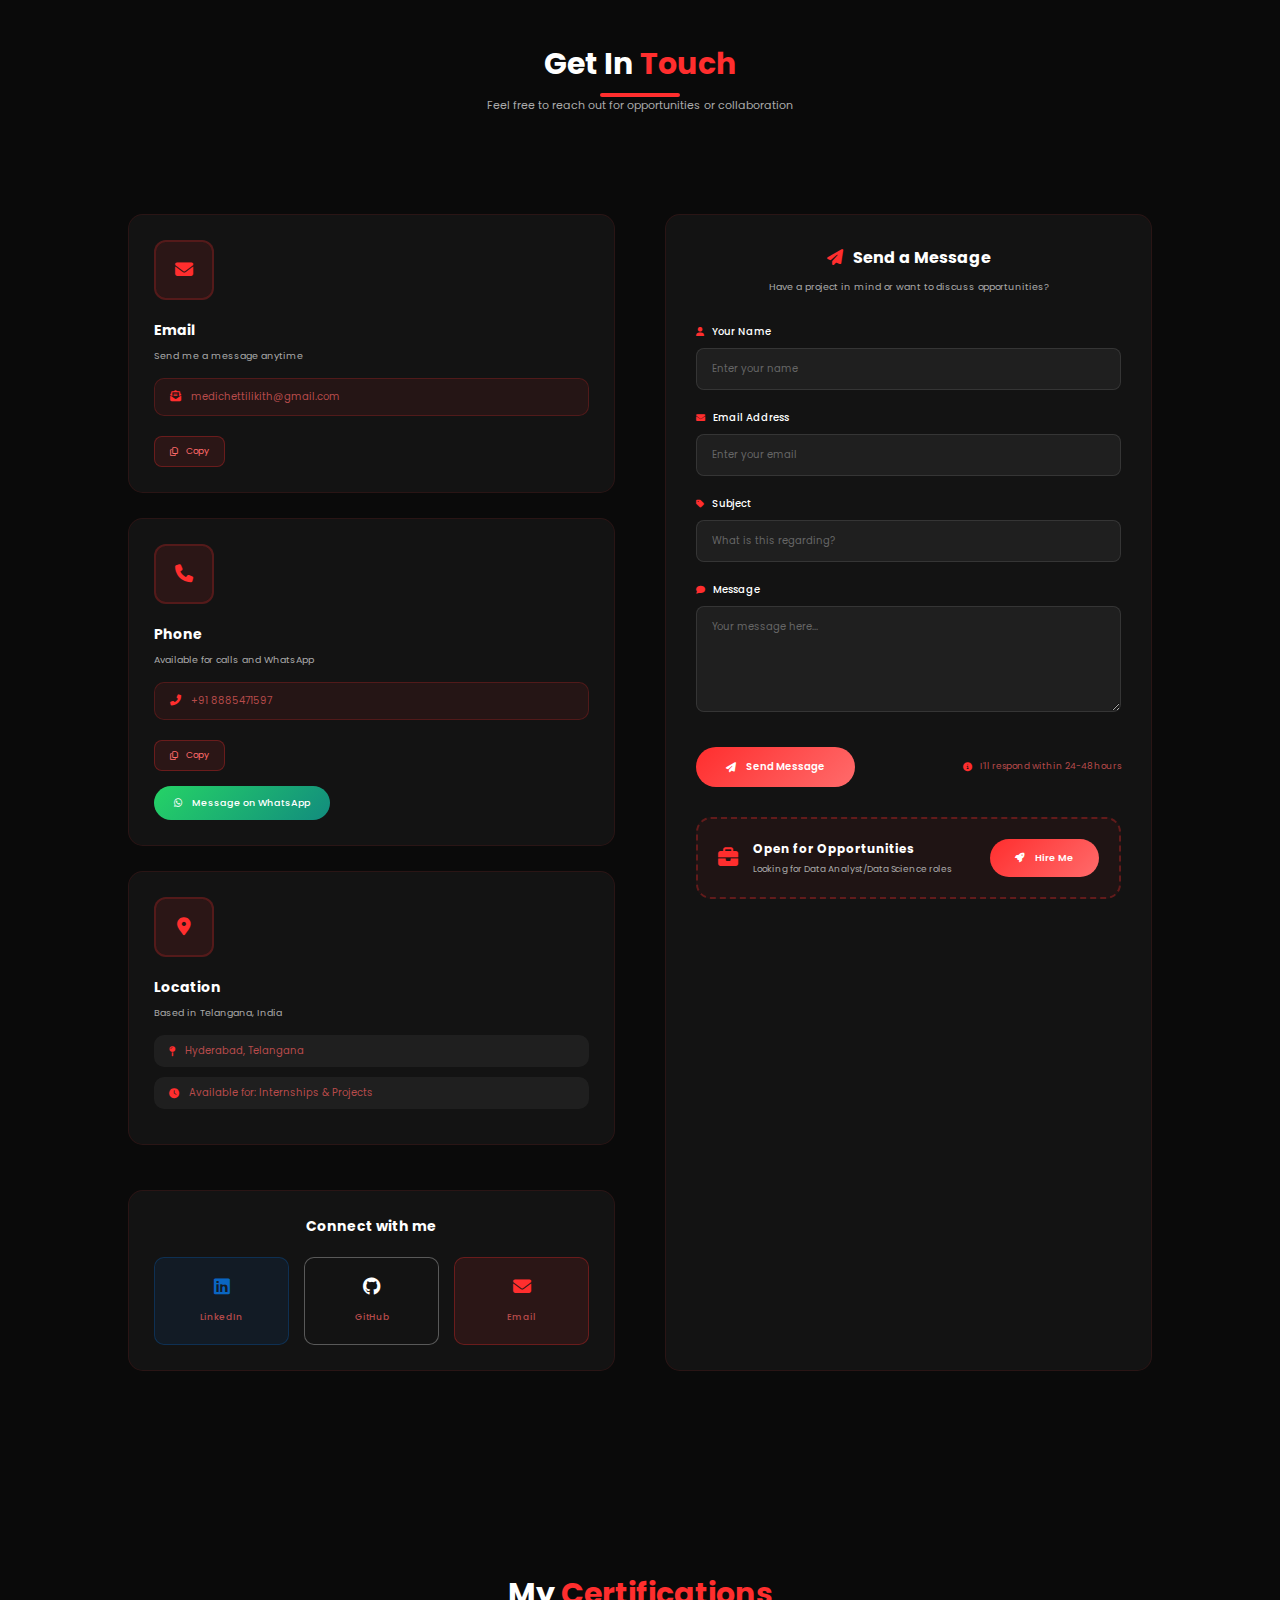
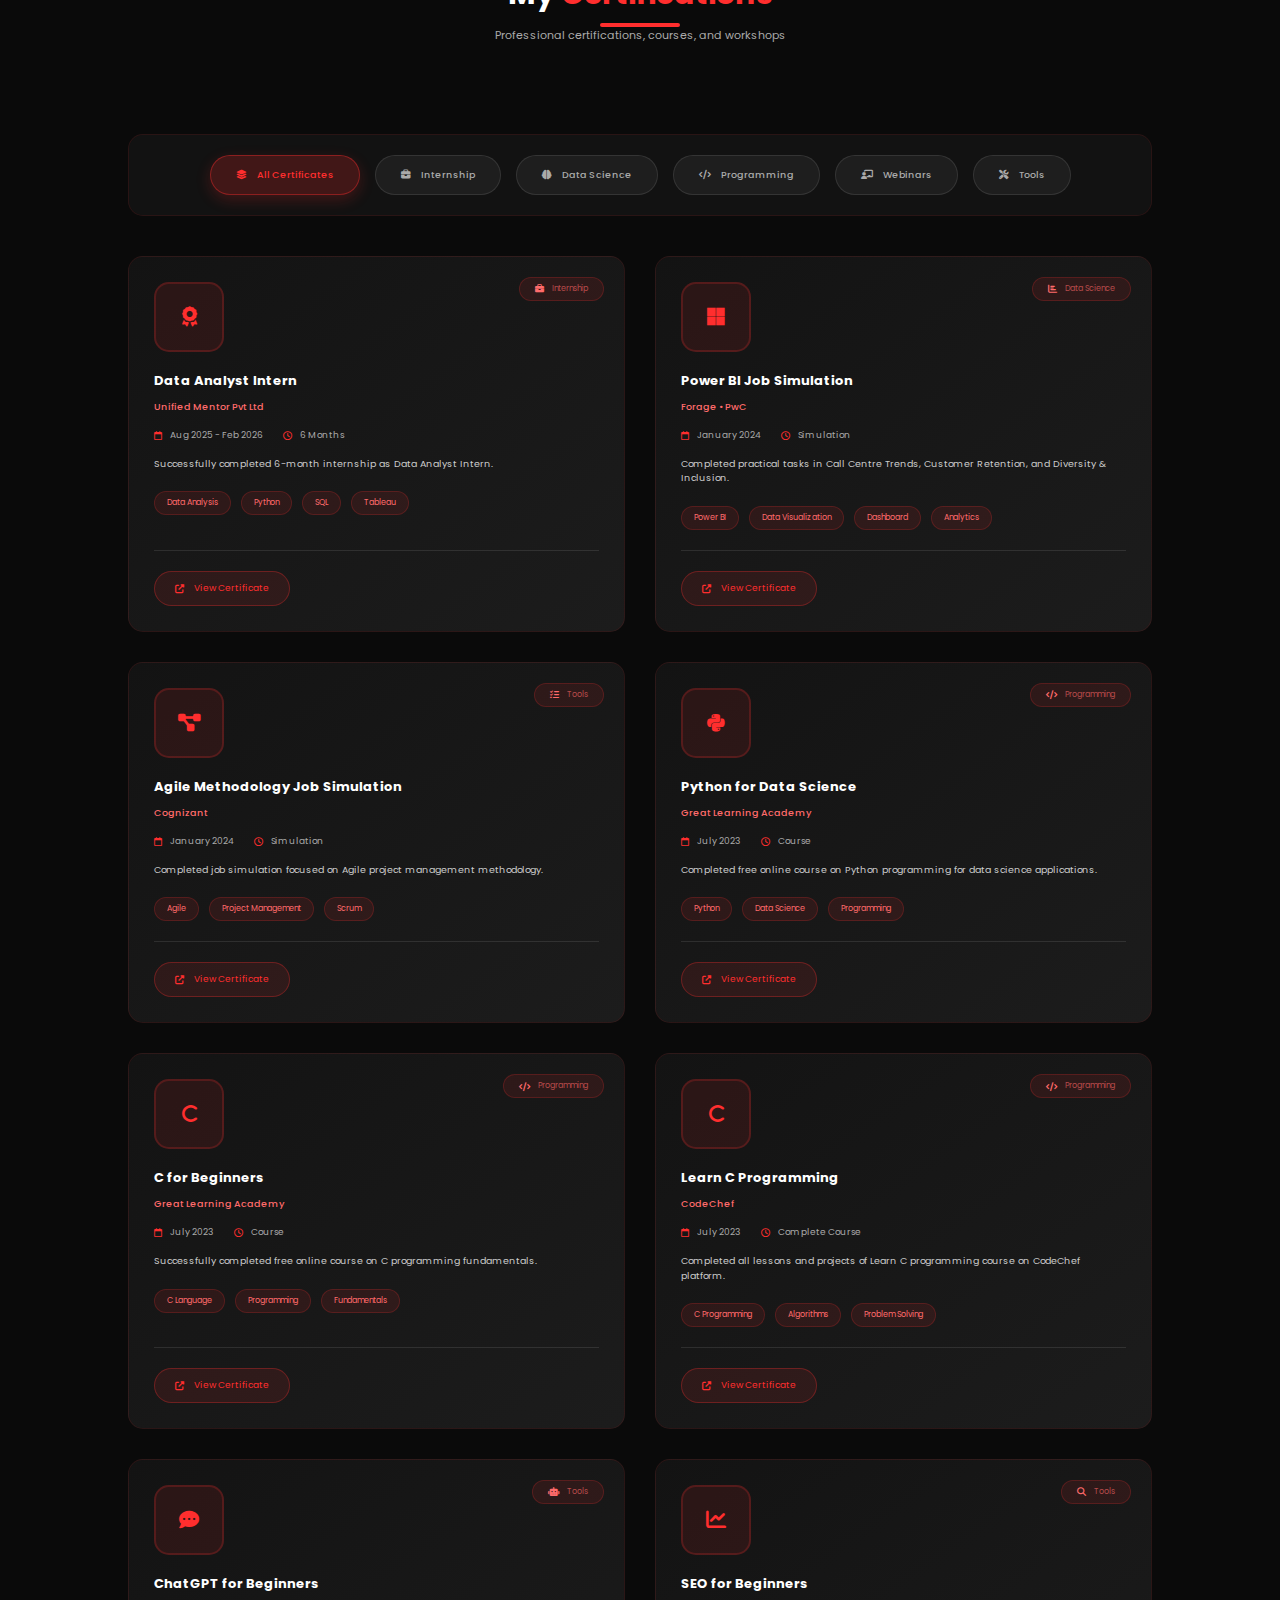
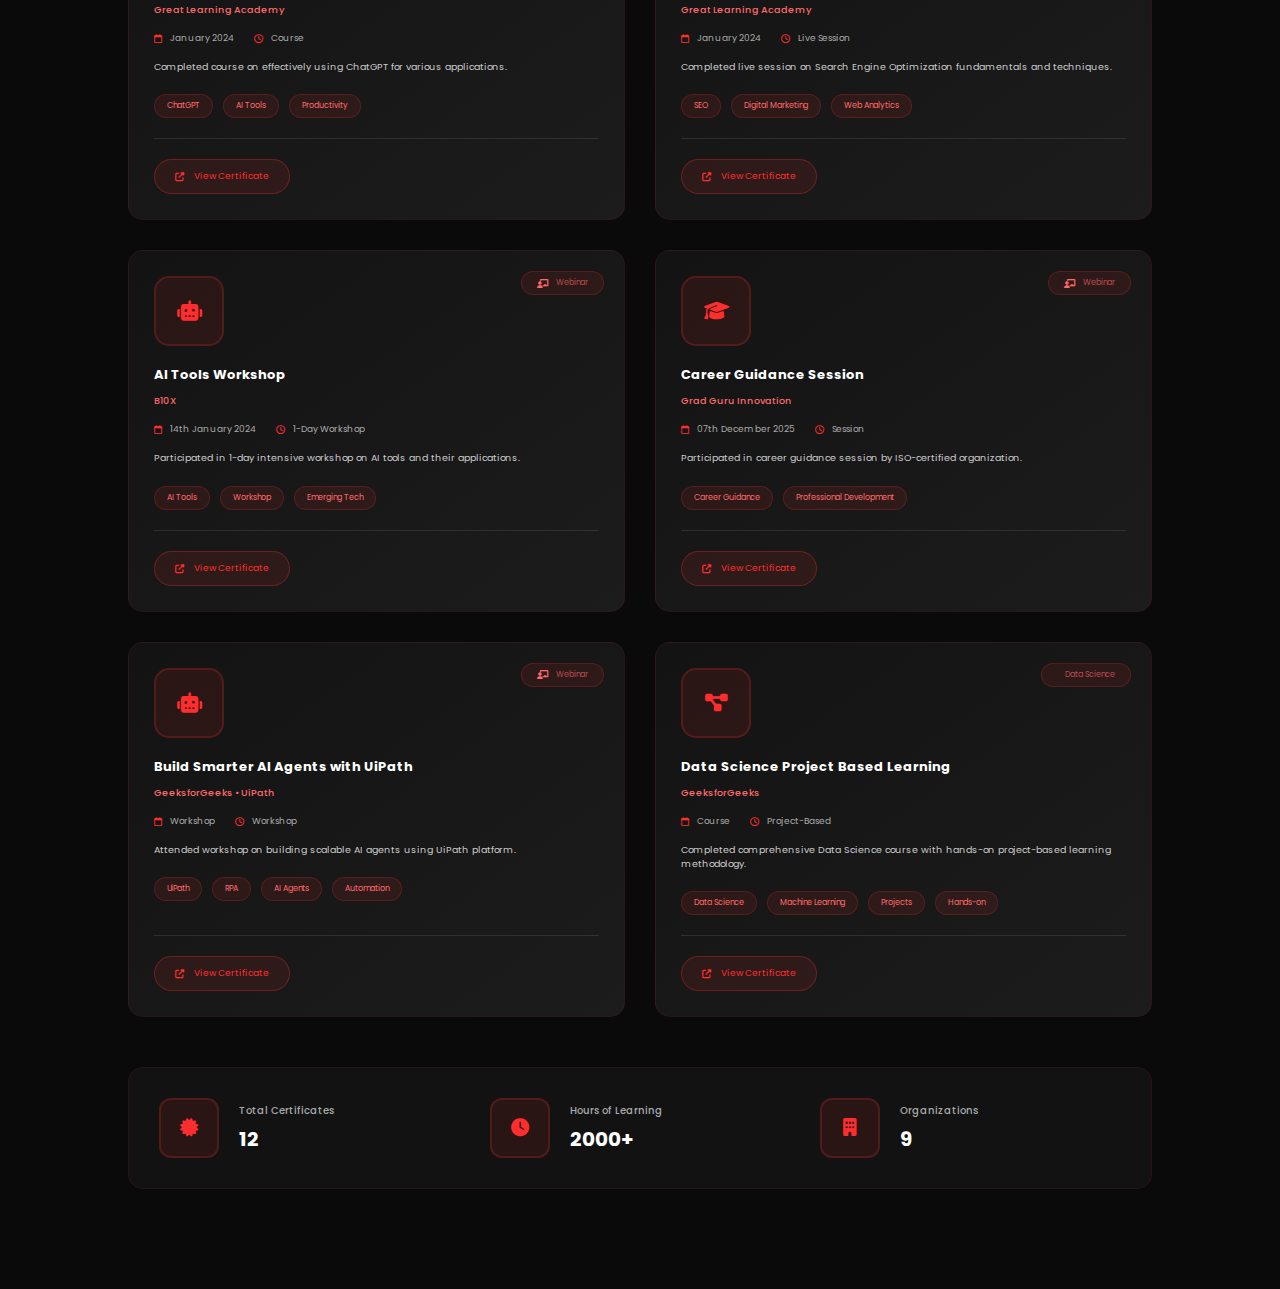
<file: portfolio htms.html>
<!DOCTYPE html>
<html lang="en">
    
<head>
    <meta charset="UTF-8">
    <meta name="viewport" content="width=device-width, initial-scale=1.0">
    <link rel="stylesheet" href="https://cdnjs.cloudflare.com/ajax/libs/font-awesome/6.5.2/css/all.min.css">
    <link rel="stylesheet" href="style.css">
    <title>Portfolio Website</title>
</head>
<body>
    <header>
        <a href="#" class="logo">Medichetti Likith</a>

        <nav>
            <a href="#" class="active"> Home</a>
            <a href="#skills" >Skills</a>
            <a href="#education" >Education</a>
            <a href="#experience" >Experience</a>
            <a href="#certifications" >Certificates</a>
            <a href="#contact" >Contact</a>
            
        </nav>
    </header>
    <section class="home">
        <div class="home-img">
            <img src="WhatsApp Image 2026-02-05 at 5.44.53 PM.jpeg" alt="">
        </div>
        <div class="home-content">
            <h1>Hi, It's <span>Likith</span></h1>
            <h3 class="typing-text">I'm a <span></span></h3>
            <p>A Data Science student passionate about turning data into actionable insights. With hands-on experience in machine learning, data visualization, and market research, I build models and dashboards that solve real-world problems. I enjoy bridging technical analysis with strategic thinking to support data-driven decisions.</p>
            <div class="social-icons">
                <a href="https://www.linkedin.com/in/medichetti-likith/"><i class="fa-brands fa-linkedin"></i></a>
                <a href="https://github.com/MedichettiLikith"><i class="fa-brands fa-github"></i></a>
            </div>
            <a href="#" class="btn">Hire me</a>
        
        </div>
        
    </section>

    <!-- Skills Section -->
<section id="skills" class="skills">
    <h2 class="section-title">My <span>Skills</span></h2>
    <p class="section-subtitle">Technologies and tools I work with</p>
    
    <div class="skills-container">
        <!-- Programming Languages -->
        <div class="skill-category">
            <h3><i class="fas fa-code"></i> Programming Languages</h3>
            <div class="skills-grid">
                <div class="skill-item">
                    <div class="skill-icon">
                        <i class="fab fa-python"></i>
                    </div>
                    <div class="skill-info">
                        <h4>Python</h4>
                        <div class="skill-level">
                            <div class="level-bar" style="width: 95%;"></div>
                        </div>
                    </div>
                </div>
                <div class="skill-item">
                    <div class="skill-icon">
                        <i class="fas fa-database"></i>
                    </div>
                    <div class="skill-info">
                        <h4>SQL</h4>
                        <div class="skill-level">
                            <div class="level-bar" style="width: 90%;"></div>
                        </div>
                    </div>
                </div>
                <div class="skill-item">
                    <div class="skill-icon">
                        <i class="fab fa-r-project"></i>
                    </div>
                    <div class="skill-info">
                        <h4>R</h4>
                        <div class="skill-level">
                            <div class="level-bar" style="width: 85%;"></div>
                        </div>
                    </div>
                </div>
            </div>
        </div>
        
        <!-- Data Science & ML -->
        <div class="skill-category">
            <h3><i class="fas fa-brain"></i> Data Science & ML</h3>
            <div class="skills-grid">
                <div class="skill-item">
                    <div class="skill-icon">
                        <i class="fas fa-chart-line"></i>
                    </div>
                    <div class="skill-info">
                        <h4>Machine Learning</h4>
                        <div class="skill-level">
                            <div class="level-bar" style="width: 92%;"></div>
                        </div>
                    </div>
                </div>
                <div class="skill-item">
                    <div class="skill-icon">
                        <i class="fas fa-chart-bar"></i>
                    </div>
                    <div class="skill-info">
                        <h4>Data Visualization</h4>
                        <div class="skill-level">
                            <div class="level-bar" style="width: 88%;"></div>
                        </div>
                    </div>
                </div>
                <div class="skill-item">
                    <div class="skill-icon">
                        <i class="fas fa-calculator"></i>
                    </div>
                    <div class="skill-info">
                        <h4>Statistical Analysis</h4>
                        <div class="skill-level">
                            <div class="level-bar" style="width: 90%;"></div>
                        </div>
                    </div>
                </div>
            </div>
        </div>
        
        <!-- Tools & Technologies -->
        <div class="skill-category">
            <h3><i class="fas fa-tools"></i> Tools & Technologies</h3>
            <div class="skills-grid">
                <div class="skill-item">
                    <div class="skill-icon">
                        <i class="fab fa-git-alt"></i>
                    </div>
                    <div class="skill-info">
                        <h4>Git</h4>
                        <div class="skill-level">
                            <div class="level-bar" style="width: 87%;"></div>
                        </div>
                    </div>
                </div>
                <div class="skill-item">
                    <div class="skill-icon">
                        <i class="fas fa-table"></i>
                    </div>
                    <div class="skill-info">
                        <h4>Tableau</h4>
                        <div class="skill-level">
                            <div class="level-bar" style="width: 82%;"></div>
                        </div>
                    </div>
                </div>
                <div class="skill-item">
                    <div class="skill-icon">
                        <i class="fab fa-microsoft"></i>
                    </div>
                    <div class="skill-info">
                        <h4>Power BI</h4>
                        <div class="skill-level">
                            <div class="level-bar" style="width: 80%;"></div>
                        </div>
                    </div>
                </div>
            </div>
        </div>
        
        <!-- Libraries & Frameworks -->
        <div class="skill-category">
            <h3><i class="fas fa-layer-group"></i> Libraries & Frameworks</h3>
            <div class="skills-grid">
                <div class="skill-item">
                    <div class="skill-icon">
                        <i class="fas fa-chart-pie"></i>
                    </div>
                    <div class="skill-info">
                        <h4>Pandas & NumPy</h4>
                        <div class="skill-level">
                            <div class="level-bar" style="width: 94%;"></div>
                        </div>
                    </div>
                </div>
                <div class="skill-item">
                    <div class="skill-icon">
                        <i class="fas fa-robot"></i>
                    </div>
                    <div class="skill-info">
                        <h4>Scikit-learn</h4>
                        <div class="skill-level">
                            <div class="level-bar" style="width: 90%;"></div>
                        </div>
                    </div>
                </div>
                
                </div>
            </div>
        </div>
    </div>

</section>

<!-- Education Section -->
<section id="education" class="education">
    <h2 class="section-title">My <span>Education</span></h2>
    <p class="section-subtitle">Academic background and qualifications</p>
    
    <div class="education-container">
        <!-- B.Tech -->
        <div class="education-card">
            <div class="education-icon">
                <i class="fas fa-graduation-cap"></i>
            </div>
            <div class="education-content">
                <div class="education-header">
                    <h3>B.Tech - Computer Science (Data Science)</h3>
                    <span class="education-date">2022 - 2026</span>
                </div>
                <div class="education-info">
                    <p class="institution">Sreyas Institute of Science and Technology,TG</p>
                    <div class="education-stats">
                        <span class="percentage">CGPA: 7.4</span>
                        <span class="location">Hyderabad, TG</span>
                    </div>
                </div>
                <div class="skills-learned">
                    <h4>Key Learnings:</h4>
                    <div class="skill-tags">
                        <span>Machine Learning</span>
                        <span>Data Analytics</span>
                        <span>Python</span>
                        <span>SQL</span>
                        <span>Data Visualization</span>
                        <span>Statistics</span>
                    </div>
                </div>
            </div>
        </div>
        
        <!-- 12th Grade -->
        <div class="education-card">
            <div class="education-icon">
                <i class="fas fa-school"></i>
            </div>
            <div class="education-content">
                <div class="education-header">
                    <h3>Intermediate (12th Grade) - Science (MPC)</h3>
                    <span class="education-date">2020 - 2022</span>
                </div>
                <div class="education-info">
                    <p class="institution">Narayana Junior College</p>
                    <div class="education-stats">
                        <span class="percentage">Grade:B(90-75%)</span>
                        <span class="location">Hyderabad,TG</span>
                    </div>
                </div>
                <div class="skills-learned">
                    <h4>Key Learnings:</h4>
                    <div class="skill-tags">
                        <span>Mathematics</span>
                        <span>Physics</span>
                        <span>Chemistry</span>
                    </div>
                </div>
            </div>
        </div>
        
        <!-- 10th Grade -->
        <div class="education-card">
            <div class="education-icon">
                <i class="fas fa-certificate"></i>
            </div>
            <div class="education-content">
                <div class="education-header">
                    <h3>Secondary (10th Grade) - SSC</h3>
                    <span class="education-date">2019 - 2020</span>
                </div>
                <div class="education-info">
                    <p class="institution">St.Joseph's High School</p>
                    <div class="education-stats">
                        <span class="percentage">Percentage: 93%</span>
                        <span class="location">Hyderabad,TG</span>
                    </div>
                </div>
                <div class="skills-learned">
                    <h4>Foundation in:</h4>
                    <div class="skill-tags">
                        <span>Science Fundamentals</span>
                        <span>Mathematics</span>
                        <span>General Knowledge</span>
                    </div>
                </div>
            </div>
        </div>
    </div>
</section>
<!-- Experience Section -->
<section id="experience" class="experience">
    <h2 class="section-title">My <span>Experience</span></h2>
    <p class="section-subtitle">Professional journey and internships</p>
    
    <div class="experience-container">
        <!-- Internship Card -->
        <div class="experience-card">
            <div class="experience-header">
                <div class="company-logo">
                    <i class="fas fa-chart-line"></i>
                </div>
                <div class="experience-title">
                    <h3>Data Analyst Intern</h3>
                    <h4>Unified Mentor Pvt Ltd</h4>
                </div>
                <div class="experience-date">
                    <span class="date-badge">Aug 2025 - Feb 2026</span>
                    <span class="duration">6 Months</span>
                </div>
            </div>
            
            <div class="experience-content">
                <!-- Certificate and Offer Letter Section -->
                <div class="documents-section">
                    <div class="documents-header">
                        <h5><i class="fas fa-file-certificate"></i> Official Documents</h5>
                        <div class="documents-badges">
                            <span class="verified-badge">
                                <i class="fas fa-check-circle"></i> Verified Internship
                            </span>
                        </div>
                    </div>
                    
                    <div class="documents-grid">
                        <!-- Certificate Card -->
                        <div class="document-card certificate-card">
                            <div class="document-icon">
                                <i class="fas fa-award"></i>
                            </div>
                            <div class="document-content">
                                <h6>Internship Certificate</h6>
                                <p class="document-desc">Successfully completed 6-month Data Analyst internship</p>
                                <div class="document-info">
                                    <span class="info-item">
                                        <i class="far fa-calendar"></i>
                                        Aug 2025 - Feb 2026
                                    </span>
                                    <span class="info-item">
                                        <i class="far fa-clock"></i>
                                        6 Months
                                    </span>
                                </div>
                                <div class="document-highlight">
                                    <i class="fas fa-quote-left"></i>
                                    <p>"Consistent & hard-working. Successfully completed six months internship as Data Analyst Intern."</p>
                                </div>
                                <a href="Certificate.pdf" class="document-btn" target="_blank">
                                    <i class="fas fa-eye"></i> View Certificate
                                </a>
                            </div>
                        </div>
                        
                        <!-- Offer Letter Card -->
                        <div class="document-card offer-card">
                            <div class="document-icon">
                                <i class="fas fa-file-contract"></i>
                            </div>
                            <div class="document-content">
                                <h6>Internship Offer Letter</h6>
                                <p class="document-desc">Official offer letter for Data Analyst Intern position</p>
                                <div class="document-info">
                                    <span class="info-item">
                                        <i class="far fa-calendar"></i>
                                        Issued: Aug 2025
                                    </span>
                                    <span class="info-item">
                                        <i class="fas fa-building"></i>
                                        Unified Mentor
                                    </span>
                                </div>
                                <div class="document-highlight">
                                    <i class="fas fa-file-signature"></i>
                                    <p>Formal employment offer for 6-month Data Analyst internship program.</p>
                                </div>
                                <a href="offerletter.pdf" class="document-btn" target="_blank">
                                    <i class="fas fa-eye"></i> View Offer Letter
                                </a>
                            </div>
                        </div>
                    </div>
                </div>
                
                <!-- Internship Details -->
                <div class="internship-details">
                    <div class="details-grid">
                        <div class="detail-item">
                            <div class="detail-icon">
                                <i class="fas fa-tasks"></i>
                            </div>
                            <h6>Key Responsibilities</h6>
                            <ul>
                                <li>Data analysis and visualization</li>
                                <li>Predictive modeling using ML</li>
                                <li>Dashboard development</li>
                                <li>Data preprocessing & cleaning</li>
                            </ul>
                        </div>
                        
                        <div class="detail-item">
                            <div class="detail-icon">
                                <i class="fas fa-tools"></i>
                            </div>
                            <h6>Technologies Used</h6>
                            <div class="tech-stack">
                                <span>Python</span>
                                <span>SQL</span>
                                <span>Tableau</span>
                                <span>Power BI</span>
                                <span>Pandas</span>
                                <span>Scikit-learn</span>
                            </div>
                        </div>
                        
                        <div class="detail-item">
                            <div class="detail-icon">
                                <i class="fas fa-chart-line"></i>
                            </div>
                            <h6>Achievements</h6>
                            <ul>
                                <li>Completed 6-month structured internship</li>
                                <li>Received positive performance review</li>
                                <li>Applied ML models to real datasets</li>
                                <li>Delivered actionable business insights</li>
                            </ul>
                        </div>
                    </div>
                </div>
                
                <!-- Company Feedback -->
                <div class="company-feedback">
                    <div class="feedback-header">
                        <h5><i class="fas fa-comment-alt"></i> Company Feedback</h5>
                    </div>
                    <div class="feedback-content">
                        <div class="feedback-quote">
                            <i class="fas fa-quote-left"></i>
                            <p>"We found him/her consistent & hard-working. Successfully completed six months internship as Data Analyst Intern. We wish them all the best for their future endeavors."</p>
                            <div class="feedback-author">
                                <span class="author-name">- Unified Mentor Pvt Ltd</span>
                                <span class="author-role">Official Certificate Statement</span>
                            </div>
                        </div>
                    </div>
                </div>
            </div>
        </div>
    </div>
</section>
<!-- Contact Section -->
<section id="contact" class="contact">
    <h2 class="section-title">Get In <span>Touch</span></h2>
    <p class="section-subtitle">Feel free to reach out for opportunities or collaboration</p>
    
    <div class="contact-container">
        <!-- Contact Information -->
        <div class="contact-info">
            <div class="contact-card">
                <div class="contact-icon">
                    <i class="fas fa-envelope"></i>
                </div>
                <div class="contact-content">
                    <h3>Email</h3>
                    <p>Send me a message anytime</p>
                    <a href="mailto:medichettilikith@gmail.com" class="contact-link">
                        <i class="fas fa-envelope-open-text"></i>
                        <span>medichettilikith@gmail.com</span>
                    </a>
                    <button class="copy-btn" data-text="medichettilikith@gmail.com">
                        <i class="far fa-copy"></i> Copy
                    </button>
                </div>
            </div>
            
            <div class="contact-card">
                <div class="contact-icon">
                    <i class="fas fa-phone"></i>
                </div>
                <div class="contact-content">
                    <h3>Phone</h3>
                    <p>Available for calls and WhatsApp</p>
                    <a href="tel:+918885471597" class="contact-link">
                        <i class="fas fa-phone-alt"></i>
                        <span>+91 8885471597</span>
                    </a>
                    <button class="copy-btn" data-text="+918885471597">
                        <i class="far fa-copy"></i> Copy
                    </button>
                    <div class="whatsapp-link">
                        <a href="https://wa.me/918885471597" target="_blank" class="whatsapp-btn">
                            <i class="fab fa-whatsapp"></i> Message on WhatsApp
                        </a>
                    </div>
                </div>
            </div>
            
            <div class="contact-card">
                <div class="contact-icon">
                    <i class="fas fa-map-marker-alt"></i>
                </div>
                <div class="contact-content">
                    <h3>Location</h3>
                    <p>Based in Telangana, India</p>
                    <div class="location-info">
                        <i class="fas fa-map-pin"></i>
                        <span>Hyderabad, Telangana</span>
                    </div>
                    <div class="availability">
                        <i class="fas fa-clock"></i>
                        <span>Available for: Internships & Projects</span>
                    </div>
                </div>
            </div>
            
            <div class="social-contact">
                <h3>Connect with me</h3>
                <div class="social-links">
                    <a href="https://www.linkedin.com/in/medichetti-likith/" target="_blank" class="social-link linkedin">
                        <i class="fab fa-linkedin"></i>
                        <span>LinkedIn</span>
                    </a>
                    <a href="https://github.com/MedichettiLikith" target="_blank" class="social-link github">
                        <i class="fab fa-github"></i>
                        <span>GitHub</span>
                    </a>
                    <a href="mailto:medichettilikith@gmail.com" class="social-link email">
                        <i class="fas fa-envelope"></i>
                        <span>Email</span>
                    </a>
                </div>
            </div>
        </div>
        
        <!-- Contact Form -->
        <div class="contact-form-container">
            <div class="form-header">
                <h3><i class="fas fa-paper-plane"></i> Send a Message</h3>
                <p>Have a project in mind or want to discuss opportunities?</p>
            </div>
            
            <form class="contact-form" id="contactForm">
                <div class="form-group">
                    <label for="name">
                        <i class="fas fa-user"></i> Your Name
                    </label>
                    <input type="text" id="name" placeholder="Enter your name" required>
                </div>
                
                <div class="form-group">
                    <label for="email">
                        <i class="fas fa-envelope"></i> Email Address
                    </label>
                    <input type="email" id="medichettilikith@gmail.com" placeholder="Enter your email" required>
                </div>
                
                <div class="form-group">
                    <label for="subject">
                        <i class="fas fa-tag"></i> Subject
                    </label>
                    <input type="text" id="subject" placeholder="What is this regarding?">
                </div>
                
                <div class="form-group">
                    <label for="message">
                        <i class="fas fa-comment"></i> Message
                    </label>
                    <textarea id="message" rows="5" placeholder="Your message here..." required></textarea>
                </div>
                
                <div class="form-footer">
                    <button type="submit" class="submit-btn">
                        <i class="fas fa-paper-plane"></i> Send Message
                    </button>
                    <div class="form-note">
                        <i class="fas fa-info-circle"></i>
                        <span>I'll respond within 24-48 hours</span>
                    </div>
                </div>
            </form>
            
            <div class="contact-cta">
                <div class="cta-content">
                    <i class="fas fa-briefcase"></i>
                    <div>
                        <h4>Open for Opportunities</h4>
                        <p>Looking for Data Analyst/Data Science roles</p>
                    </div>
                </div>
                <a href="mailto:medichettilikith@gmail.com?subject=Job Opportunity" class="cta-btn">
                    <i class="fas fa-rocket"></i> Hire Me
                </a>
            </div>
        </div>
    </div>
</section>
<!-- Certifications Section -->
<section id="certifications" class="certifications">
    <h2 class="section-title">My <span>Certifications</span></h2>
    <p class="section-subtitle">Professional certifications, courses, and workshops</p>
    
    <div class="certifications-container">
        <!-- Filter Buttons -->
        <div class="filter-buttons">
            <button class="filter-btn active" data-filter="all">
                <i class="fas fa-layer-group"></i> All Certificates
            </button>
            <button class="filter-btn" data-filter="internship">
                <i class="fas fa-briefcase"></i> Internship
            </button>
            <button class="filter-btn" data-filter="data-science">
                <i class="fas fa-brain"></i> Data Science
            </button>
            <button class="filter-btn" data-filter="programming">
                <i class="fas fa-code"></i> Programming
            </button>
            <button class="filter-btn" data-filter="webinar">
                <i class="fas fa-chalkboard-teacher"></i> Webinars
            </button>
            <button class="filter-btn" data-filter="tools">
                <i class="fas fa-tools"></i> Tools
            </button>
        </div>
        
        <!-- Certifications Grid -->
        <div class="certifications-grid">
            <!-- Internship Certificate -->
            <div class="cert-card" data-category="internship">
                <div class="cert-badge">
                    <i class="fas fa-briefcase"></i>
                    <span>Internship</span>
                </div>
                <div class="cert-icon">
                    <i class="fas fa-award"></i>
                </div>
                <div class="cert-content">
                    <h3>Data Analyst Intern</h3>
                    <p class="cert-issuer">Unified Mentor Pvt Ltd</p>
                    <div class="cert-details">
                        <span class="cert-date">
                            <i class="far fa-calendar"></i> Aug 2025 - Feb 2026
                        </span>
                        <span class="cert-duration">
                            <i class="far fa-clock"></i> 6 Months
                        </span>
                    </div>
                    <p class="cert-desc">Successfully completed 6-month internship as Data Analyst Intern.</p>
                    <div class="cert-skills">
                        <span>Data Analysis</span>
                        <span>Python</span>
                        <span>SQL</span>
                        <span>Tableau</span>
                    </div>
                </div>
                <div class="cert-actions">
                    <a href="Certificate.pdf" class="view-cert" target="_blank">
                        <i class="fas fa-external-link-alt"></i> View Certificate
                    </a>
                </div>
            </div>

            <!-- Power BI Job Simulation -->
            <div class="cert-card" data-category="data-science">
                <div class="cert-badge">
                    <i class="fas fa-chart-bar"></i>
                    <span>Data Science</span>
                </div>
                <div class="cert-icon">
                    <i class="fab fa-microsoft"></i>
                </div>
                <div class="cert-content">
                    <h3>Power BI Job Simulation</h3>
                    <p class="cert-issuer">Forage • PwC</p>
                    <div class="cert-details">
                        <span class="cert-date">
                            <i class="far fa-calendar"></i> January 2024
                        </span>
                        <span class="cert-duration">
                            <i class="far fa-clock"></i> Simulation
                        </span>
                    </div>
                    <p class="cert-desc">Completed practical tasks in Call Centre Trends, Customer Retention, and Diversity & Inclusion.</p>
                    <div class="cert-skills">
                        <span>Power BI</span>
                        <span>Data Visualization</span>
                        <span>Dashboard</span>
                        <span>Analytics</span>
                    </div>
                </div>
                <div class="cert-actions">
                    <a href="pwcpbi.pdf" class="view-cert" target="_blank">
                        <i class="fas fa-external-link-alt"></i> View Certificate
                    </a>
                </div>
            </div>

            <!-- Agile Methodology Job Simulation -->
            <div class="cert-card" data-category="tools">
                <div class="cert-badge">
                    <i class="fas fa-tasks"></i>
                    <span>Tools</span>
                </div>
                <div class="cert-icon">
                    <i class="fas fa-project-diagram"></i>
                </div>
                <div class="cert-content">
                    <h3>Agile Methodology Job Simulation</h3>
                    <p class="cert-issuer">Cognizant</p>
                    <div class="cert-details">
                        <span class="cert-date">
                            <i class="far fa-calendar"></i> January 2024
                        </span>
                        <span class="cert-duration">
                            <i class="far fa-clock"></i> Simulation
                        </span>
                    </div>
                    <p class="cert-desc">Completed job simulation focused on Agile project management methodology.</p>
                    <div class="cert-skills">
                        <span>Agile</span>
                        <span>Project Management</span>
                        <span>Scrum</span>
                    </div>
                </div>
                <div class="cert-actions">
                    <a href="cognizant agile.pdf" class="view-cert" target="_blank">
                        <i class="fas fa-external-link-alt"></i> View Certificate
                    </a>
                </div>
            </div>

            <!-- Python for Data Science -->
            <div class="cert-card" data-category="programming">
                <div class="cert-badge">
                    <i class="fas fa-code"></i>
                    <span>Programming</span>
                </div>
                <div class="cert-icon">
                    <i class="fab fa-python"></i>
                </div>
                <div class="cert-content">
                    <h3>Python for Data Science</h3>
                    <p class="cert-issuer">Great Learning Academy</p>
                    <div class="cert-details">
                        <span class="cert-date">
                            <i class="far fa-calendar"></i> July 2023
                        </span>
                        <span class="cert-duration">
                            <i class="far fa-clock"></i> Course
                        </span>
                    </div>
                    <p class="cert-desc">Completed free online course on Python programming for data science applications.</p>
                    <div class="cert-skills">
                        <span>Python</span>
                        <span>Data Science</span>
                        <span>Programming</span>
                    </div>
                </div>
                <div class="cert-actions">
                    <a href="Pythong8.pdf" class="view-cert" target="_blank">
                        <i class="fas fa-external-link-alt"></i> View Certificate
                    </a>
                </div>
            </div>

            <!-- C for Beginners -->
            <div class="cert-card" data-category="programming">
                <div class="cert-badge">
                    <i class="fas fa-code"></i>
                    <span>Programming</span>
                </div>
                <div class="cert-icon">
                    <i class="fas fa-c"></i>
                </div>
                <div class="cert-content">
                    <h3>C for Beginners</h3>
                    <p class="cert-issuer">Great Learning Academy</p>
                    <div class="cert-details">
                        <span class="cert-date">
                            <i class="far fa-calendar"></i> July 2023
                        </span>
                        <span class="cert-duration">
                            <i class="far fa-clock"></i> Course
                        </span>
                    </div>
                    <p class="cert-desc">Successfully completed free online course on C programming fundamentals.</p>
                    <div class="cert-skills">
                        <span>C Language</span>
                        <span>Programming</span>
                        <span>Fundamentals</span>
                    </div>
                </div>
                <div class="cert-actions">
                    <a href="Cg8.pdf" class="view-cert" target="_blank">
                        <i class="fas fa-external-link-alt"></i> View Certificate
                    </a>
                </div>
            </div>

            <!-- Learn C by CodeChef -->
            <div class="cert-card" data-category="programming">
                <div class="cert-badge">
                    <i class="fas fa-code"></i>
                    <span>Programming</span>
                </div>
                <div class="cert-icon">
                    <i class="fas fa-c"></i>
                </div>
                <div class="cert-content">
                    <h3>Learn C Programming</h3>
                    <p class="cert-issuer">CodeChef</p>
                    <div class="cert-details">
                        <span class="cert-date">
                            <i class="far fa-calendar"></i> July 2023
                        </span>
                        <span class="cert-duration">
                            <i class="far fa-clock"></i> Complete Course
                        </span>
                    </div>
                    <p class="cert-desc">Completed all lessons and projects of Learn C programming course on CodeChef platform.</p>
                    <div class="cert-skills">
                        <span>C Programming</span>
                        <span>Algorithms</span>
                        <span>Problem Solving</span>
                    </div>
                </div>
                <div class="cert-actions">
                    <a href="CCodechef.pdf" class="view-cert" target="_blank">
                        <i class="fas fa-external-link-alt"></i> View Certificate
                    </a>
                </div>
            </div>

            <!-- ChatGPT for Beginners -->
            <div class="cert-card" data-category="tools">
                <div class="cert-badge">
                    <i class="fas fa-robot"></i>
                    <span>Tools</span>
                </div>
                <div class="cert-icon">
                    <i class="fas fa-comment-dots"></i>
                </div>
                <div class="cert-content">
                    <h3>ChatGPT for Beginners</h3>
                    <p class="cert-issuer">Great Learning Academy</p>
                    <div class="cert-details">
                        <span class="cert-date">
                            <i class="far fa-calendar"></i> January 2024
                        </span>
                        <span class="cert-duration">
                            <i class="far fa-clock"></i> Course
                        </span>
                    </div>
                    <p class="cert-desc">Completed course on effectively using ChatGPT for various applications.</p>
                    <div class="cert-skills">
                        <span>ChatGPT</span>
                        <span>AI Tools</span>
                        <span>Productivity</span>
                    </div>
                </div>
                <div class="cert-actions">
                    <a href="chatgptg8.pdf" class="view-cert" target="_blank">
                        <i class="fas fa-external-link-alt"></i> View Certificate
                    </a>
                </div>
            </div>

            <!-- SEO for Beginners -->
            <div class="cert-card" data-category="tools">
                <div class="cert-badge">
                    <i class="fas fa-search"></i>
                    <span>Tools</span>
                </div>
                <div class="cert-icon">
                    <i class="fas fa-chart-line"></i>
                </div>
                <div class="cert-content">
                    <h3>SEO for Beginners</h3>
                    <p class="cert-issuer">Great Learning Academy</p>
                    <div class="cert-details">
                        <span class="cert-date">
                            <i class="far fa-calendar"></i> January 2024
                        </span>
                        <span class="cert-duration">
                            <i class="far fa-clock"></i> Live Session
                        </span>
                    </div>
                    <p class="cert-desc">Completed live session on Search Engine Optimization fundamentals and techniques.</p>
                    <div class="cert-skills">
                        <span>SEO</span>
                        <span>Digital Marketing</span>
                        <span>Web Analytics</span>
                    </div>
                </div>
                <div class="cert-actions">
                    <a href="seog8.pdf" class="view-cert" target="_blank">
                        <i class="fas fa-external-link-alt"></i> View Certificate
                    </a>
                </div>
            </div>

            <!-- AI Tools Workshop -->
            <div class="cert-card" data-category="webinar">
                <div class="cert-badge">
                    <i class="fas fa-chalkboard-teacher"></i>
                    <span>Webinar</span>
                </div>
                <div class="cert-icon">
                    <i class="fas fa-robot"></i>
                </div>
                <div class="cert-content">
                    <h3>AI Tools Workshop</h3>
                    <p class="cert-issuer">B10X</p>
                    <div class="cert-details">
                        <span class="cert-date">
                            <i class="far fa-calendar"></i> 14th January 2024
                        </span>
                        <span class="cert-duration">
                            <i class="far fa-clock"></i> 1-Day Workshop
                        </span>
                    </div>
                    <p class="cert-desc">Participated in 1-day intensive workshop on AI tools and their applications.</p>
                    <div class="cert-skills">
                        <span>AI Tools</span>
                        <span>Workshop</span>
                        <span>Emerging Tech</span>
                    </div>
                </div>
                <div class="cert-actions">
                    <a href="b10x ai.pdf" class="view-cert" target="_blank">
                        <i class="fas fa-external-link-alt"></i> View Certificate
                    </a>
                </div>
            </div>

            <!-- Career Guidance Session -->
            <div class="cert-card" data-category="webinar">
                <div class="cert-badge">
                    <i class="fas fa-chalkboard-teacher"></i>
                    <span>Webinar</span>
                </div>
                <div class="cert-icon">
                    <i class="fas fa-graduation-cap"></i>
                </div>
                <div class="cert-content">
                    <h3>Career Guidance Session</h3>
                    <p class="cert-issuer">Grad Guru Innovation</p>
                    <div class="cert-details">
                        <span class="cert-date">
                            <i class="far fa-calendar"></i> 07th December 2025
                        </span>
                        <span class="cert-duration">
                            <i class="far fa-clock"></i> Session
                        </span>
                    </div>
                    <p class="cert-desc">Participated in career guidance session by ISO-certified organization.</p>
                    <div class="cert-skills">
                        <span>Career Guidance</span>
                        <span>Professional Development</span>
                    </div>
                </div>
                <div class="cert-actions">
                    <a href="Medichetti_Likith_certificate.pdf" class="view-cert" target="_blank">
                        <i class="fas fa-external-link-alt"></i> View Certificate
                    </a>
                </div>
            </div>

            <!-- UiPath AI Agents Workshop -->
            <div class="cert-card" data-category="webinar">
                <div class="cert-badge">
                    <i class="fas fa-chalkboard-teacher"></i>
                    <span>Webinar</span>
                </div>
                <div class="cert-icon">
                    <i class="fas fa-robot"></i>
                </div>
                <div class="cert-content">
                    <h3>Build Smarter AI Agents with UiPath</h3>
                    <p class="cert-issuer">GeeksforGeeks • UiPath</p>
                    <div class="cert-details">
                        <span class="cert-date">
                            <i class="far fa-calendar"></i> Workshop
                        </span>
                        <span class="cert-duration">
                            <i class="far fa-clock"></i> Workshop
                        </span>
                    </div>
                    <p class="cert-desc">Attended workshop on building scalable AI agents using UiPath platform.</p>
                    <div class="cert-skills">
                        <span>UiPath</span>
                        <span>RPA</span>
                        <span>AI Agents</span>
                        <span>Automation</span>
                    </div>
                </div>
                <div class="cert-actions">
                    <a href="image.png" class="view-cert" target="_blank">
                        <i class="fas fa-external-link-alt"></i> View Certificate
                    </a>
                </div>
            </div>
        
            <!-- Data Science Project Based Learning - GeeksforGeeks -->
            <div class="cert-card" data-category="data-science">
                <div class="cert-badge">
                    <i class="fa-chalkboard-teacher"></i>
                    <span>Data Science</span>
                </div>
                <div class="cert-icon">
                    <i class="fas fa-project-diagram"></i>
                </div>
                <div class="cert-content">
                    <h3>Data Science Project Based Learning</h3>
                    <p class="cert-issuer">GeeksforGeeks</p>
                    <div class="cert-details">
                        <span class="cert-date">
                            <i class="far fa-calendar"></i> Course
                        </span>
                        <span class="cert-duration">
                            <i class="far fa-clock"></i> Project-Based
                        </span>
                    </div>
                    <p class="cert-desc">Completed comprehensive Data Science course with hands-on project-based learning methodology.</p>
                    <div class="cert-skills">
                        <span>Data Science</span>
                        <span>Machine Learning</span>
                        <span>Projects</span>
                        <span>Hands-on</span>
                    </div>
                </div>
                <div class="cert-actions">
                    <a href="76cf87553cdbfc24c36a4b926ecd4b58.pdf" class="view-cert" target="_blank">
                        <i class="fas fa-external-link-alt"></i> View Certificate
                    </a>
                </div>
            </div>
        </div>
        <!-- Certificate Counter -->
        <div class="cert-counter">
            <div class="counter-item">
                <i class="fas fa-certificate"></i>
                <div>
                    <h3>Total Certificates</h3>
                    <p class="count" data-count="12">12</p>
                </div>
            </div>
            <div class="counter-item">
                <i class="fas fa-clock"></i>
                <div>
                    <h3>Hours of Learning</h3>
                    <p class="count" data-count="2000">2000+</p>
                </div>
            </div>
            <div class="counter-item">
                <i class="fas fa-building"></i>
                <div>
                    <h3>Organizations</h3>
                    <p class="count" data-count="9">9</p>
                </div>
            </div>
        </div>
    </div>
</section>
</body>
</html>
</file>
<file: style.css>
@import url('https://fonts.googleapis.com/css2?family=Poppins:wght@100;200;300;400;500;600&display=swap');

*{
    margin: 0;
    padding: 0;
    box-sizing: border-box;
    text-decoration: none;
    border: none;
    outline: none;
    font-family: 'Poppins', sans-serif;
}

html{
    font-size: 62.5%;
}

body{
    width: 100%;
    height: 100vh;
    overflow-x: hidden;
    background-color: black;
    color: white;
}

header{
    margin-top: 20px;
    position: fixed;
    top: 0;
    left: 0;
    width: 100%;
    padding: 1rem 9%;
    background-color: transparent;
    filter: drop-shadow(10px);
    display: flex;
    justify-content: space-between;
    align-items: center;
    z-index: 100;
}

.logo{
    font-size: 3rem;
    color: #b74b4b;
    font-weight: 800;
    cursor: pointer;
    transition: 0.5s ease;
}

.logo:hover{
    transform: scale(1.1);
}

nav a{
    font-size: 1.8rem;
    color: white;
    margin-left: 4rem;
    font-weight: 500;
    transition: 0.3s ease;
    border-bottom: 3px solid transparent;
}

nav a:hover,
nav a.active{
    color: #b74b4b;
    border-bottom: 3px solid #b74b4b;
}

@media(max-width:995px){
    nav{
        position: absolute;
        display: none;
        top: 0%;
        right: 0;
        width: 40%;
        border-left: 3px solid #b74b4b;
        border-bottom: 3px solid #b74b4b;
        border-bottom-left-radius: 2rem;
        padding: 1rem solid;
        background-color: #161616;
        border-top: 0.1rem solid rgba(0,0,0,0.1);
    }

    nav.active{
        display: block;
    }

    nav a{
        display: block;
        font-size: 2rem;
        margin: 3rem 0;
    }

    nav a:hover,
    nav a.active{
        padding: 1rem;
        border-radius: 0.5rem;
        border-bottom: 0.5rem solid #b74b4b;
    }
}

section{
    min-height: 100vh;
    padding: 5rem 9% 5rem;
}

.home{
    display: flex;
    justify-content: center;
    align-items: center;
    gap: 8rem;
    background-color: black;
}

.home .home-content h1{
    font-size: 6rem;
    font-weight: 700;
    line-height: 1.3;
}

span{
    color: #b74b4b;
}

.home-content h3{
    font-size: 4rem;
    margin-bottom: 1rem;
    font-weight: 700;
}

.home-content p{
    font-size: 1.6rem;
}

.home-img{
    border-radius:50%;
}

.home-img img{
    position: relative;
    width: 32vw;
    border-radius: 50%;
    box-shadow: 0 0 25px solid #b74b4b;
    cursor: pointer;
    transition: 0.2s linear;
}

.home-img img:hover{
    font-size: 1.8rem;
    font-weight: 500;
}

.social-icons a{
    display: inline-flex;
    justify-content: center;
    align-items: center;
    width: 4rem;
    height: 4rem;
    background-color: transparent;
    border: 0.2rem solid #b74b4b;
    font-size: 2rem;
    border-radius: 50%;
    margin: 3rem 1.5rem 3rem 0;
    transition: 0.3s ease;
    color: #b74b4b;
}

.social-icons a:hover{
    color: black;
    transform: scale(1.3) translateY(-5px);
    background-color: #b74b4b;
    box-shadow: 0  0 25px #b74b4b;
}

.btn{
    display: inline-block;
    padding: 1rem 2.8rem;
    background-color: black;
    border-radius: 4rem;
    font-size: 1.6rem;
    color: #b74b4b;
    letter-spacing: 0.3rem;
    font-weight: 600;
    border: 2px solid #b74b4b;
    transition: 0.3s ease;
    cursor: pointer;
}

.btn:hover{
    transform: scale3d(1.03);
    background-color: #b74b4b;
    color: black;
    box-shadow: 0 0 25px #b74b4b;
}

.typing-text{
    font-size: 34px;
    font-weight: 600;
    min-width: 280px;
}

.typing-text span{
    position: relative;
}

.typing-text span::before{
    content: "Student";
    color: #b74b4b;
    animation: words 20s infinite;
}

.typing-text span::after{
    content: "";
    background-color: black;
    position: absolute;
    width: calc(100% + 8px);
    height: 100%;
    border-left: 3px solid black;
    right: -8;
    animation: cursor 0.6s infinite;
}

@keyframes cursor{
    to{
        border-left: 3px solid #b74b4b;
    }
}

@keyframes words{
    0%, 20%{
        content: "Student";
    }
    21%, 40%{
        content: "Developer";
    }
    41%, 60%{
        content: "Data Science Enthusiast";
    }
    61%, 80%{
        content: "Data Analyst";
    }
    81%, 100%{
        content: "AI Enthusiast";
    }
}

@media (max-width: 1000px){
    .home{
        gap: 4rem;
    }
}

@media(max-width:995px){

    .home{
        flex-direction:column;
        margin: 5rem 4rem;
    }

    .home .home-content h3{
        font-size: 2.5rem;
    }

    .home-content h1{
        font-size: 5rem;
    }

    .home-img img{
        width: 70vw;
        margin-top: 4rem;
    }
}

/* Skills Section Styles */
.skills {
    padding: 100px 10%;
    background-color: #0a0a0a;
    min-height: 100vh;
    display: flex;
    flex-direction: column;
    align-items: center;
}

.section-title {
    font-size: 3rem;
    margin-bottom: 10px;
    text-align: center;
    color: #fff;
    position: relative;
}

.section-title span {
    color: #ff2e2e;
}

.section-title::after {
    content: '';
    position: absolute;
    bottom: -10px;
    left: 50%;
    transform: translateX(-50%);
    width: 80px;
    height: 4px;
    background: #ff2e2e;
    border-radius: 2px;
}

.section-subtitle {
    color: #aaa;
    font-size: 1.1rem;
    margin-bottom: 50px;
    text-align: center;
}

.skills-container {
    width: 100%;
    max-width: 1200px;
}

.skill-category {
    margin-bottom: 50px;
}

.skill-category h3 {
    font-size: 1.8rem;
    margin-bottom: 25px;
    color: #fff;
    display: flex;
    align-items: center;
    gap: 10px;
}

.skill-category h3 i {
    color: #ff2e2e;
    font-size: 1.5rem;
}

.skills-grid {
    display: grid;
    grid-template-columns: repeat(auto-fit, minmax(300px, 1fr));
    gap: 25px;
}

.skill-item {
    background: rgba(20, 20, 20, 0.8);
    border-radius: 10px;
    padding: 20px;
    display: flex;
    align-items: center;
    gap: 20px;
    transition: all 0.3s ease;
    border: 1px solid rgba(255, 46, 46, 0.1);
}

.skill-item:hover {
    transform: translateY(-5px);
    box-shadow: 0 10px 25px rgba(255, 46, 46, 0.15);
    border-color: rgba(255, 46, 46, 0.3);
}

.skill-icon {
    width: 60px;
    height: 60px;
    background: rgba(255, 46, 46, 0.1);
    border-radius: 10px;
    display: flex;
    align-items: center;
    justify-content: center;
    font-size: 1.8rem;
    color: #ff2e2e;
    flex-shrink: 0;
}

.skill-info {
    flex-grow: 1;
}

.skill-info h4 {
    font-size: 1.3rem;
    margin-bottom: 10px;
    color: #fff;
}

.skill-level {
    width: 100%;
    height: 8px;
    background: rgba(255, 255, 255, 0.1);
    border-radius: 4px;
    overflow: hidden;
}

.level-bar {
    height: 100%;
    background: linear-gradient(90deg, #ff2e2e, #ff6b6b);
    border-radius: 4px;
    position: relative;
    animation: fillBar 1.5s ease-out forwards;
}

@keyframes fillBar {
    from {
        width: 0%;
    }
}

/* Responsive Design */
@media (max-width: 768px) {
    .skills {
        padding: 80px 5%;
    }
    
    .section-title {
        font-size: 2.5rem;
    }
    
    .skills-grid {
        grid-template-columns: 1fr;
    }
    
    .skill-item {
        padding: 15px;
    }
    
    .skill-icon {
        width: 50px;
        height: 50px;
        font-size: 1.5rem;
    }
}

@media (max-width: 480px) {
    .section-title {
        font-size: 2rem;
    }
    
    .skill-category h3 {
        font-size: 1.5rem;
    }
}

/* Education Section Styles */
.education {
    padding: 100px 10%;
    background-color: #0a0a0a;
    min-height: 100vh;
    display: flex;
    flex-direction: column;
    align-items: center;
}

.education-container {
    width: 100%;
    max-width: 900px;
    margin-top: 50px;
}

.education-card {
    background: rgba(20, 20, 20, 0.8);
    border-radius: 15px;
    padding: 30px;
    margin-bottom: 30px;
    border: 1px solid rgba(255, 46, 46, 0.1);
    transition: all 0.3s ease;
    display: flex;
    gap: 25px;
    align-items: flex-start;
}

.education-card:hover {
    transform: translateY(-5px);
    box-shadow: 0 15px 30px rgba(255, 46, 46, 0.15);
    border-color: rgba(255, 46, 46, 0.3);
}

.education-icon {
    width: 60px;
    height: 60px;
    background: rgba(255, 46, 46, 0.1);
    border-radius: 12px;
    display: flex;
    align-items: center;
    justify-content: center;
    font-size: 1.8rem;
    color: #ff2e2e;
    flex-shrink: 0;
}

.education-content {
    flex-grow: 1;
}

.education-header {
    display: flex;
    justify-content: space-between;
    align-items: flex-start;
    margin-bottom: 15px;
    flex-wrap: wrap;
    gap: 15px;
}

.education-header h3 {
    font-size: 1.4rem;
    color: #fff;
    line-height: 1.4;
    flex-grow: 1;
}

.education-date {
    background: rgba(255, 46, 46, 0.1);
    color: #ff2e2e;
    padding: 5px 15px;
    border-radius: 20px;
    font-size: 0.9rem;
    border: 1px solid rgba(255, 46, 46, 0.3);
    white-space: nowrap;
}

.education-info {
    margin-bottom: 20px;
}

.institution {
    color: #aaa;
    font-size: 1rem;
    margin-bottom: 10px;
}

.education-stats {
    display: flex;
    gap: 20px;
    flex-wrap: wrap;
}

.percentage {
    color: #ff6b6b;
    font-weight: 600;
    font-size: 1rem;
}

.location {
    color: #888;
    font-size: 0.95rem;
    display: flex;
    align-items: center;
    gap: 5px;
}

.location::before {
    content: "📍";
    font-size: 0.9rem;
}

.skills-learned h4 {
    color: #fff;
    font-size: 1rem;
    margin-bottom: 10px;
    font-weight: 500;
}

.skill-tags {
    display: flex;
    flex-wrap: wrap;
    gap: 10px;
}

.skill-tags span {
    background: rgba(255, 46, 46, 0.1);
    color: #ff6b6b;
    padding: 5px 12px;
    border-radius: 20px;
    font-size: 0.85rem;
    border: 1px solid rgba(255, 46, 46, 0.2);
    transition: all 0.3s ease;
}

.skill-tags span:hover {
    background: rgba(255, 46, 46, 0.2);
    transform: translateY(-2px);
}

/* Responsive Design */
@media (max-width: 768px) {
    .education {
        padding: 80px 5%;
    }
    
    .education-card {
        flex-direction: column;
        gap: 20px;
        padding: 25px;
    }
    
    .education-icon {
        width: 50px;
        height: 50px;
        font-size: 1.5rem;
    }
    
    .education-header {
        flex-direction: column;
        gap: 10px;
    }
    
    .education-header h3 {
        font-size: 1.2rem;
    }
}

@media (max-width: 480px) {
    .education-stats {
        flex-direction: column;
        gap: 8px;
    }
    
    .skill-tags span {
        font-size: 0.8rem;
        padding: 4px 10px;
    }
}
/* Experience Section Styles */
.experience {
    padding: 100px 10%;
    background-color: #0a0a0a;
    min-height: 100vh;
    display: flex;
    flex-direction: column;
    align-items: center;
}

.experience-container {
    width: 100%;
    max-width: 1200px;
    margin-top: 50px;
}

.experience-card {
    background: rgba(20, 20, 20, 0.9);
    border-radius: 20px;
    padding: 40px;
    border: 1px solid rgba(255, 46, 46, 0.15);
    transition: all 0.3s ease;
    box-shadow: 0 10px 30px rgba(0, 0, 0, 0.3);
}

.experience-card:hover {
    transform: translateY(-5px);
    box-shadow: 0 20px 40px rgba(255, 46, 46, 0.15);
    border-color: rgba(255, 46, 46, 0.3);
}

.experience-header {
    display: flex;
    align-items: center;
    gap: 25px;
    margin-bottom: 40px;
    padding-bottom: 25px;
    border-bottom: 1px solid rgba(255, 46, 46, 0.1);
}

.company-logo {
    width: 80px;
    height: 80px;
    background: linear-gradient(135deg, rgba(255, 46, 46, 0.1), rgba(255, 46, 46, 0.2));
    border-radius: 15px;
    display: flex;
    align-items: center;
    justify-content: center;
    font-size: 2.2rem;
    color: #ff2e2e;
    flex-shrink: 0;
    border: 2px solid rgba(255, 46, 46, 0.2);
}

.experience-title {
    flex-grow: 1;
}

.experience-title h3 {
    font-size: 1.8rem;
    color: #fff;
    margin-bottom: 8px;
}

.experience-title h4 {
    font-size: 1.2rem;
    color: #ff6b6b;
    font-weight: 500;
}

.experience-date {
    display: flex;
    flex-direction: column;
    align-items: flex-end;
    gap: 10px;
    flex-shrink: 0;
}

.date-badge {
    background: linear-gradient(135deg, rgba(255, 46, 46, 0.1), rgba(255, 46, 46, 0.2));
    color: #ff2e2e;
    padding: 10px 25px;
    border-radius: 25px;
    font-size: 1rem;
    border: 2px solid rgba(255, 46, 46, 0.3);
    white-space: nowrap;
    font-weight: 600;
}

.duration {
    color: #aaa;
    font-size: 0.95rem;
    background: rgba(255, 255, 255, 0.05);
    padding: 5px 15px;
    border-radius: 20px;
    border: 1px solid rgba(255, 255, 255, 0.1);
}

/* Documents Section */
.documents-section {
    margin-bottom: 40px;
}

.documents-header {
    display: flex;
    justify-content: space-between;
    align-items: center;
    margin-bottom: 25px;
}

.documents-header h5 {
    font-size: 1.3rem;
    color: #fff;
    display: flex;
    align-items: center;
    gap: 10px;
}

.documents-header i {
    color: #ff2e2e;
}

.verified-badge {
    background: rgba(46, 204, 113, 0.1);
    color: #2ecc71;
    padding: 8px 15px;
    border-radius: 20px;
    font-size: 0.9rem;
    border: 1px solid rgba(46, 204, 113, 0.3);
    display: flex;
    align-items: center;
    gap: 8px;
}

.documents-grid {
    display: grid;
    grid-template-columns: repeat(auto-fit, minmax(300px, 1fr));
    gap: 25px;
    margin-bottom: 30px;
}

.document-card {
    background: rgba(30, 30, 30, 0.8);
    border-radius: 15px;
    padding: 25px;
    border: 2px solid;
    transition: all 0.3s ease;
    position: relative;
    overflow: hidden;
}

.document-card::before {
    content: '';
    position: absolute;
    top: 0;
    left: 0;
    right: 0;
    height: 4px;
    background: linear-gradient(90deg, #ff2e2e, #ff6b6b);
}

.document-card:hover {
    transform: translateY(-8px);
    box-shadow: 0 15px 30px rgba(255, 46, 46, 0.2);
}

.certificate-card {
    border-color: rgba(255, 46, 46, 0.2);
    background: linear-gradient(145deg, rgba(20, 20, 20, 0.9), rgba(30, 30, 30, 0.9));
}

.offer-card {
    border-color: rgba(52, 152, 219, 0.2);
    background: linear-gradient(145deg, rgba(20, 20, 20, 0.9), rgba(30, 30, 30, 0.9));
}

.offer-card::before {
    background: linear-gradient(90deg, #3498db, #2ecc71);
}

.document-icon {
    width: 60px;
    height: 60px;
    border-radius: 12px;
    display: flex;
    align-items: center;
    justify-content: center;
    font-size: 1.8rem;
    margin-bottom: 20px;
}

.certificate-card .document-icon {
    background: rgba(255, 46, 46, 0.15);
    color: #ff2e2e;
    border: 2px solid rgba(255, 46, 46, 0.3);
}

.offer-card .document-icon {
    background: rgba(52, 152, 219, 0.15);
    color: #3498db;
    border: 2px solid rgba(52, 152, 219, 0.3);
}

.document-content h6 {
    font-size: 1.2rem;
    color: #fff;
    margin-bottom: 10px;
}

.document-desc {
    color: #aaa;
    font-size: 0.95rem;
    margin-bottom: 20px;
    line-height: 1.5;
}

.document-info {
    display: flex;
    gap: 15px;
    margin-bottom: 20px;
    flex-wrap: wrap;
}

.info-item {
    display: flex;
    align-items: center;
    gap: 6px;
    color: #888;
    font-size: 0.9rem;
}

.info-item i {
    color: #ff2e2e;
    font-size: 0.9rem;
}

.offer-card .info-item i {
    color: #3498db;
}

.document-highlight {
    background: rgba(255, 46, 46, 0.08);
    border-radius: 10px;
    padding: 15px;
    margin-bottom: 20px;
    border-left: 3px solid #ff2e2e;
    display: flex;
    gap: 12px;
    align-items: flex-start;
}

.offer-card .document-highlight {
    background: rgba(52, 152, 219, 0.08);
    border-left-color: #3498db;
}

.document-highlight i {
    color: #ff2e2e;
    font-size: 1.2rem;
    margin-top: 2px;
}

.offer-card .document-highlight i {
    color: #3498db;
}

.document-highlight p {
    color: #ddd;
    font-size: 0.95rem;
    line-height: 1.5;
    flex-grow: 1;
}

.document-btn {
    display: inline-flex;
    align-items: center;
    gap: 10px;
    background: rgba(255, 46, 46, 0.1);
    color: #ff2e2e;
    padding: 10px 20px;
    border-radius: 25px;
    text-decoration: none;
    font-size: 0.95rem;
    border: 2px solid rgba(255, 46, 46, 0.3);
    transition: all 0.3s ease;
    font-weight: 500;
}

.document-btn:hover {
    background: rgba(255, 46, 46, 0.2);
    transform: translateY(-2px);
    box-shadow: 0 5px 15px rgba(255, 46, 46, 0.2);
}

.offer-card .document-btn {
    background: rgba(52, 152, 219, 0.1);
    color: #3498db;
    border-color: rgba(52, 152, 219, 0.3);
}

.offer-card .document-btn:hover {
    background: rgba(52, 152, 219, 0.2);
    box-shadow: 0 5px 15px rgba(52, 152, 219, 0.2);
}

/* Internship Details */
.internship-details {
    margin-bottom: 40px;
}

.details-grid {
    display: grid;
    grid-template-columns: repeat(auto-fit, minmax(250px, 1fr));
    gap: 25px;
}

.detail-item {
    background: rgba(30, 30, 30, 0.8);
    border-radius: 15px;
    padding: 25px;
    border: 1px solid rgba(255, 46, 46, 0.1);
    transition: all 0.3s ease;
}

.detail-item:hover {
    border-color: rgba(255, 46, 46, 0.3);
    transform: translateY(-5px);
}

.detail-icon {
    width: 50px;
    height: 50px;
    background: rgba(255, 46, 46, 0.1);
    border-radius: 10px;
    display: flex;
    align-items: center;
    justify-content: center;
    font-size: 1.5rem;
    color: #ff2e2e;
    margin-bottom: 15px;
}

.detail-item h6 {
    font-size: 1.1rem;
    color: #fff;
    margin-bottom: 15px;
}

.detail-item ul {
    list-style: none;
}

.detail-item li {
    color: #ddd;
    margin-bottom: 8px;
    font-size: 0.95rem;
    padding-left: 20px;
    position: relative;
}

.detail-item li::before {
    content: "▸";
    position: absolute;
    left: 0;
    color: #ff2e2e;
}

.tech-stack {
    display: flex;
    flex-wrap: wrap;
    gap: 10px;
}

.tech-stack span {
    background: rgba(255, 46, 46, 0.1);
    color: #ff6b6b;
    padding: 6px 12px;
    border-radius: 20px;
    font-size: 0.85rem;
    border: 1px solid rgba(255, 46, 46, 0.2);
    transition: all 0.3s ease;
}

.tech-stack span:hover {
    background: rgba(255, 46, 46, 0.2);
    transform: translateY(-2px);
}

/* Company Feedback */
.company-feedback {
    background: rgba(30, 30, 30, 0.8);
    border-radius: 15px;
    padding: 30px;
    border: 1px solid rgba(255, 46, 46, 0.1);
}

.feedback-header {
    display: flex;
    align-items: center;
    gap: 10px;
    margin-bottom: 20px;
}

.feedback-header h5 {
    font-size: 1.3rem;
    color: #fff;
}

.feedback-header i {
    color: #ff2e2e;
}

.feedback-content {
    background: rgba(255, 46, 46, 0.05);
    border-radius: 10px;
    padding: 25px;
    border-left: 4px solid #ff2e2e;
}

.feedback-quote i:first-child {
    color: #ff2e2e;
    font-size: 1.8rem;
    margin-bottom: 15px;
    display: block;
}

.feedback-quote p {
    color: #ddd;
    font-size: 1.1rem;
    line-height: 1.6;
    margin-bottom: 20px;
    font-style: italic;
}

.feedback-author {
    display: flex;
    flex-direction: column;
    align-items: flex-end;
    gap: 5px;
}

.author-name {
    color: #fff;
    font-weight: 600;
    font-size: 1rem;
}

.author-role {
    color: #aaa;
    font-size: 0.9rem;
}

/* Responsive Design */
@media (max-width: 992px) {
    .documents-grid {
        grid-template-columns: 1fr;
    }
    
    .details-grid {
        grid-template-columns: repeat(2, 1fr);
    }
}

@media (max-width: 768px) {
    .experience {
        padding: 80px 5%;
    }
    
    .experience-card {
        padding: 25px;
    }
    
    .experience-header {
        flex-direction: column;
        text-align: center;
        gap: 20px;
    }
    
    .experience-date {
        align-items: center;
    }
    
    .documents-header {
        flex-direction: column;
        gap: 15px;
        text-align: center;
    }
    
    .details-grid {
        grid-template-columns: 1fr;
    }
    
    .document-card {
        padding: 20px;
    }
}

@media (max-width: 480px) {
    .experience-card {
        padding: 20px;
    }
    
    .document-info {
        flex-direction: column;
        gap: 10px;
    }
    
    .date-badge {
        padding: 8px 20px;
        font-size: 0.95rem;
    }
    
    .feedback-content {
        padding: 20px;
    }
}
/* Contact Section Styles */
.contact {
    padding: 100px 10%;
    background-color: #0a0a0a;
    min-height: 100vh;
    display: flex;
    flex-direction: column;
    align-items: center;
}

.contact-container {
    width: 100%;
    max-width: 1200px;
    margin-top: 50px;
    display: grid;
    grid-template-columns: 1fr 1fr;
    gap: 50px;
}

/* Contact Information */
.contact-info {
    display: flex;
    flex-direction: column;
    gap: 25px;
}

.contact-card {
    background: rgba(20, 20, 20, 0.9);
    border-radius: 15px;
    padding: 25px;
    border: 1px solid rgba(255, 46, 46, 0.1);
    transition: all 0.3s ease;
}

.contact-card:hover {
    transform: translateY(-5px);
    box-shadow: 0 15px 30px rgba(255, 46, 46, 0.15);
    border-color: rgba(255, 46, 46, 0.3);
}

.contact-icon {
    width: 60px;
    height: 60px;
    background: rgba(255, 46, 46, 0.1);
    border-radius: 12px;
    display: flex;
    align-items: center;
    justify-content: center;
    font-size: 1.8rem;
    color: #ff2e2e;
    margin-bottom: 20px;
    border: 2px solid rgba(255, 46, 46, 0.2);
}

.contact-content h3 {
    font-size: 1.4rem;
    color: #fff;
    margin-bottom: 8px;
}

.contact-content p {
    color: #aaa;
    font-size: 0.95rem;
    margin-bottom: 15px;
}

.contact-link {
    display: flex;
    align-items: center;
    gap: 10px;
    color: #ff6b6b;
    text-decoration: none;
    font-size: 1rem;
    margin-bottom: 10px;
    padding: 10px 15px;
    background: rgba(255, 46, 46, 0.08);
    border-radius: 10px;
    border: 1px solid rgba(255, 46, 46, 0.2);
    transition: all 0.3s ease;
}

.contact-link:hover {
    background: rgba(255, 46, 46, 0.15);
    transform: translateX(5px);
}

.contact-link i {
    font-size: 1.1rem;
    color: #ff2e2e;
}

.copy-btn {
    background: rgba(255, 46, 46, 0.1);
    color: #ff6b6b;
    border: 1px solid rgba(255, 46, 46, 0.3);
    padding: 8px 15px;
    border-radius: 8px;
    font-size: 0.9rem;
    cursor: pointer;
    transition: all 0.3s ease;
    display: inline-flex;
    align-items: center;
    gap: 8px;
    margin-top: 10px;
}

.copy-btn:hover {
    background: rgba(255, 46, 46, 0.2);
    transform: translateY(-2px);
}

.copy-btn i {
    font-size: 0.9rem;
}

.whatsapp-link {
    margin-top: 15px;
}

.whatsapp-btn {
    display: inline-flex;
    align-items: center;
    gap: 10px;
    background: linear-gradient(135deg, #25D366, #128C7E);
    color: white;
    padding: 10px 20px;
    border-radius: 25px;
    text-decoration: none;
    font-size: 0.95rem;
    transition: all 0.3s ease;
    font-weight: 500;
}

.whatsapp-btn:hover {
    transform: translateY(-2px);
    box-shadow: 0 10px 20px rgba(37, 211, 102, 0.3);
}

.location-info, .availability {
    display: flex;
    align-items: center;
    gap: 10px;
    color: #ddd;
    margin: 10px 0;
    padding: 8px 15px;
    background: rgba(255, 255, 255, 0.05);
    border-radius: 10px;
}

.location-info i, .availability i {
    color: #ff2e2e;
    font-size: 1rem;
}

/* Social Contact */
.social-contact {
    background: rgba(20, 20, 20, 0.9);
    border-radius: 15px;
    padding: 25px;
    border: 1px solid rgba(255, 46, 46, 0.1);
    margin-top: 20px;
}

.social-contact h3 {
    font-size: 1.4rem;
    color: #fff;
    margin-bottom: 20px;
    text-align: center;
}

.social-links {
    display: grid;
    grid-template-columns: repeat(3, 1fr);
    gap: 15px;
}

.social-link {
    display: flex;
    flex-direction: column;
    align-items: center;
    gap: 10px;
    padding: 20px 10px;
    border-radius: 10px;
    text-decoration: none;
    transition: all 0.3s ease;
    border: 1px solid rgba(255, 255, 255, 0.1);
}

.social-link:hover {
    transform: translateY(-5px);
}

.social-link i {
    font-size: 1.8rem;
    margin-bottom: 5px;
}

.social-link span {
    font-size: 0.9rem;
    font-weight: 500;
}

.linkedin {
    background: rgba(10, 102, 194, 0.1);
    color: #0a66c2;
    border-color: rgba(10, 102, 194, 0.3);
}

.github {
    background: rgba(24, 23, 23, 0.1);
    color: #fff;
    border-color: rgba(255, 255, 255, 0.3);
}

.email {
    background: rgba(255, 46, 46, 0.1);
    color: #ff2e2e;
    border-color: rgba(255, 46, 46, 0.3);
}

/* Contact Form */
.contact-form-container {
    background: rgba(20, 20, 20, 0.9);
    border-radius: 15px;
    padding: 30px;
    border: 1px solid rgba(255, 46, 46, 0.1);
}

.form-header {
    margin-bottom: 30px;
    text-align: center;
}

.form-header h3 {
    font-size: 1.6rem;
    color: #fff;
    margin-bottom: 10px;
    display: flex;
    align-items: center;
    justify-content: center;
    gap: 10px;
}

.form-header i {
    color: #ff2e2e;
}

.form-header p {
    color: #aaa;
    font-size: 0.95rem;
}

.contact-form {
    display: flex;
    flex-direction: column;
    gap: 20px;
}

.form-group label {
    display: flex;
    align-items: center;
    gap: 8px;
    color: #fff;
    font-size: 1rem;
    margin-bottom: 8px;
    font-weight: 500;
}

.form-group label i {
    color: #ff2e2e;
    font-size: 0.9rem;
}

.form-group input,
.form-group textarea {
    width: 100%;
    padding: 12px 15px;
    background: rgba(255, 255, 255, 0.05);
    border: 1px solid rgba(255, 255, 255, 0.1);
    border-radius: 8px;
    color: #fff;
    font-size: 1rem;
    transition: all 0.3s ease;
}

.form-group input:focus,
.form-group textarea:focus {
    outline: none;
    border-color: #ff2e2e;
    box-shadow: 0 0 0 2px rgba(255, 46, 46, 0.2);
}

.form-group input::placeholder,
.form-group textarea::placeholder {
    color: #666;
}

.form-footer {
    display: flex;
    justify-content: space-between;
    align-items: center;
    margin-top: 10px;
}

.submit-btn {
    background: linear-gradient(135deg, #ff2e2e, #ff6b6b);
    color: white;
    border: none;
    padding: 12px 30px;
    border-radius: 25px;
    font-size: 1rem;
    font-weight: 600;
    cursor: pointer;
    transition: all 0.3s ease;
    display: flex;
    align-items: center;
    gap: 10px;
}

.submit-btn:hover {
    transform: translateY(-3px);
    box-shadow: 0 10px 20px rgba(255, 46, 46, 0.3);
}

.form-note {
    display: flex;
    align-items: center;
    gap: 8px;
    color: #aaa;
    font-size: 0.9rem;
}

.form-note i {
    color: #ff2e2e;
}

/* Contact CTA */
.contact-cta {
    background: rgba(255, 46, 46, 0.05);
    border-radius: 15px;
    padding: 20px;
    margin-top: 30px;
    border: 2px dashed rgba(255, 46, 46, 0.3);
    display: flex;
    justify-content: space-between;
    align-items: center;
    gap: 20px;
}

.cta-content {
    display: flex;
    align-items: center;
    gap: 15px;
}

.cta-content i {
    font-size: 2rem;
    color: #ff2e2e;
}

.cta-content h4 {
    font-size: 1.2rem;
    color: #fff;
    margin-bottom: 5px;
}

.cta-content p {
    color: #aaa;
    font-size: 0.9rem;
}

.cta-btn {
    background: linear-gradient(135deg, #ff2e2e, #ff6b6b);
    color: white;
    padding: 12px 25px;
    border-radius: 25px;
    text-decoration: none;
    font-size: 0.95rem;
    font-weight: 600;
    display: flex;
    align-items: center;
    gap: 10px;
    transition: all 0.3s ease;
    white-space: nowrap;
}

.cta-btn:hover {
    transform: translateY(-3px);
    box-shadow: 0 10px 20px rgba(255, 46, 46, 0.3);
}

/* Success Message */
.copy-success {
    position: fixed;
    top: 100px;
    right: 20px;
    background: rgba(46, 204, 113, 0.9);
    color: white;
    padding: 15px 25px;
    border-radius: 10px;
    display: flex;
    align-items: center;
    gap: 10px;
    z-index: 1000;
    animation: slideIn 0.3s ease;
}

@keyframes slideIn {
    from {
        transform: translateX(100%);
        opacity: 0;
    }
    to {
        transform: translateX(0);
        opacity: 1;
    }
}

/* Responsive Design */
@media (max-width: 992px) {
    .contact-container {
        grid-template-columns: 1fr;
        gap: 40px;
    }
    
    .social-links {
        grid-template-columns: repeat(3, 1fr);
    }
}

@media (max-width: 768px) {
    .contact {
        padding: 80px 5%;
    }
    
    .contact-cta {
        flex-direction: column;
        text-align: center;
        gap: 20px;
    }
    
    .cta-content {
        flex-direction: column;
        text-align: center;
    }
    
    .form-footer {
        flex-direction: column;
        gap: 20px;
        text-align: center;
    }
}

@media (max-width: 576px) {
    .social-links {
        grid-template-columns: 1fr;
    }
    
    .social-link {
        flex-direction: row;
        justify-content: center;
        padding: 15px;
    }
    
    .contact-card {
        padding: 20px;
    }
    
    .contact-form-container {
        padding: 20px;
    }
}
/* Certifications Section Styles */
.certifications {
    padding: 100px 10%;
    background-color: #0a0a0a;
    min-height: 100vh;
    display: flex;
    flex-direction: column;
    align-items: center;
}

.certifications-container {
    width: 100%;
    max-width: 1400px;
    margin-top: 40px;
}

/* Filter Buttons */
.filter-buttons {
    display: flex;
    flex-wrap: wrap;
    gap: 15px;
    justify-content: center;
    margin-bottom: 40px;
    padding: 20px;
    background: rgba(20, 20, 20, 0.8);
    border-radius: 15px;
    border: 1px solid rgba(255, 46, 46, 0.1);
}

.filter-btn {
    background: rgba(255, 255, 255, 0.05);
    color: #aaa;
    border: 1px solid rgba(255, 255, 255, 0.1);
    padding: 12px 25px;
    border-radius: 25px;
    font-size: 0.95rem;
    cursor: pointer;
    transition: all 0.3s ease;
    display: flex;
    align-items: center;
    gap: 10px;
    font-weight: 500;
}

.filter-btn:hover {
    background: rgba(255, 46, 46, 0.1);
    color: #ff6b6b;
    border-color: rgba(255, 46, 46, 0.3);
}

.filter-btn.active {
    background: rgba(255, 46, 46, 0.2);
    color: #ff2e2e;
    border-color: rgba(255, 46, 46, 0.4);
    box-shadow: 0 5px 15px rgba(255, 46, 46, 0.2);
}

/* Certifications Grid */
.certifications-grid {
    display: grid;
    grid-template-columns: repeat(auto-fill, minmax(350px, 1fr));
    gap: 30px;
    margin-bottom: 50px;
}

.cert-card {
    background: linear-gradient(145deg, rgba(20, 20, 20, 0.9), rgba(30, 30, 30, 0.9));
    border-radius: 15px;
    padding: 25px;
    border: 1px solid rgba(255, 46, 46, 0.1);
    transition: all 0.3s ease;
    position: relative;
    overflow: hidden;
    display: flex;
    flex-direction: column;
    height: 100%;
}

.cert-card:hover {
    transform: translateY(-10px);
    box-shadow: 0 20px 40px rgba(255, 46, 46, 0.15);
    border-color: rgba(255, 46, 46, 0.3);
}

.cert-card::before {
    content: '';
    position: absolute;
    top: 0;
    left: 0;
    right: 0;
    height: 4px;
    background: linear-gradient(90deg, #ff2e2e, #ff6b6b);
    opacity: 0;
    transition: opacity 0.3s ease;
}

.cert-card:hover::before {
    opacity: 1;
}

.cert-badge {
    position: absolute;
    top: 20px;
    right: 20px;
    background: rgba(255, 46, 46, 0.1);
    color: #ff6b6b;
    padding: 5px 15px;
    border-radius: 20px;
    font-size: 0.8rem;
    display: flex;
    align-items: center;
    gap: 8px;
    border: 1px solid rgba(255, 46, 46, 0.2);
    z-index: 2;
}

.cert-badge i {
    font-size: 0.9rem;
}

.cert-icon {
    width: 70px;
    height: 70px;
    background: rgba(255, 46, 46, 0.1);
    border-radius: 15px;
    display: flex;
    align-items: center;
    justify-content: center;
    font-size: 2rem;
    color: #ff2e2e;
    margin-bottom: 20px;
    border: 2px solid rgba(255, 46, 46, 0.2);
}

.cert-content {
    flex-grow: 1;
}

.cert-content h3 {
    font-size: 1.3rem;
    color: #fff;
    margin-bottom: 10px;
    line-height: 1.4;
}

.cert-issuer {
    color: #ff6b6b;
    font-size: 0.95rem;
    margin-bottom: 15px;
    font-weight: 500;
}

.cert-details {
    display: flex;
    gap: 20px;
    margin-bottom: 15px;
    flex-wrap: wrap;
}

.cert-date, .cert-duration {
    display: flex;
    align-items: center;
    gap: 8px;
    color: #aaa;
    font-size: 0.9rem;
}

.cert-date i, .cert-duration i {
    color: #ff2e2e;
    font-size: 0.9rem;
}

.cert-desc {
    color: #ccc;
    font-size: 0.95rem;
    line-height: 1.5;
    margin-bottom: 20px;
    flex-grow: 1;
}

.cert-skills {
    display: flex;
    flex-wrap: wrap;
    gap: 10px;
    margin-bottom: 20px;
}

.cert-skills span {
    background: rgba(255, 46, 46, 0.1);
    color: #ff6b6b;
    padding: 5px 12px;
    border-radius: 20px;
    font-size: 0.8rem;
    border: 1px solid rgba(255, 46, 46, 0.2);
    transition: all 0.3s ease;
}

.cert-skills span:hover {
    background: rgba(255, 46, 46, 0.2);
    transform: translateY(-2px);
}

.cert-actions {
    display: flex;
    justify-content: space-between;
    align-items: center;
    margin-top: auto;
    padding-top: 20px;
    border-top: 1px solid rgba(255, 255, 255, 0.1);
}

.view-cert {
    background: rgba(255, 46, 46, 0.1);
    color: #ff2e2e;
    padding: 10px 20px;
    border-radius: 25px;
    text-decoration: none;
    font-size: 0.9rem;
    display: flex;
    align-items: center;
    gap: 10px;
    transition: all 0.3s ease;
    border: 1px solid rgba(255, 46, 46, 0.3);
}

.view-cert:hover {
    background: rgba(255, 46, 46, 0.2);
    transform: translateY(-2px);
    box-shadow: 0 5px 15px rgba(255, 46, 46, 0.2);
}

.share-cert {
    background: rgba(255, 255, 255, 0.05);
    color: #aaa;
    border: 1px solid rgba(255, 255, 255, 0.1);
    width: 40px;
    height: 40px;
    border-radius: 50%;
    display: flex;
    align-items: center;
    justify-content: center;
    cursor: pointer;
    transition: all 0.3s ease;
}

.share-cert:hover {
    background: rgba(255, 46, 46, 0.1);
    color: #ff2e2e;
    border-color: rgba(255, 46, 46, 0.3);
}

/* Certificate Counter */
.cert-counter {
    display: grid;
    grid-template-columns: repeat(auto-fit, minmax(200px, 1fr));
    gap: 30px;
    margin-top: 50px;
    padding: 30px;
    background: rgba(20, 20, 20, 0.8);
    border-radius: 15px;
    border: 1px solid rgba(255, 46, 46, 0.1);
}

.counter-item {
    display: flex;
    align-items: center;
    gap: 20px;
}

.counter-item i {
    width: 60px;
    height: 60px;
    background: rgba(255, 46, 46, 0.1);
    border-radius: 12px;
    display: flex;
    align-items: center;
    justify-content: center;
    font-size: 1.8rem;
    color: #ff2e2e;
    border: 2px solid rgba(255, 46, 46, 0.2);
}

.counter-item h3 {
    font-size: 1rem;
    color: #aaa;
    margin-bottom: 5px;
    font-weight: 500;
}

.count {
    font-size: 2rem;
    color: #fff;
    font-weight: 700;
}

/* Responsive Design */
@media (max-width: 1200px) {
    .certifications-grid {
        grid-template-columns: repeat(auto-fill, minmax(300px, 1fr));
    }
}

@media (max-width: 768px) {
    .certifications {
        padding: 80px 5%;
    }
    
    .filter-buttons {
        padding: 15px;
        gap: 10px;
    }
    
    .filter-btn {
        padding: 10px 20px;
        font-size: 0.9rem;
    }
    
    .certifications-grid {
        grid-template-columns: 1fr;
        gap: 20px;
    }
    
    .cert-card {
        padding: 20px;
    }
    
    .cert-counter {
        grid-template-columns: 1fr;
        padding: 20px;
    }
}

@media (max-width: 480px) {
    .cert-badge {
        position: static;
        align-self: flex-start;
        margin-bottom: 15px;
    }
    
    .cert-actions {
        flex-direction: column;
        gap: 15px;
    }
    
    .view-cert {
        width: 100%;
        justify-content: center;
    }
}
</file>
